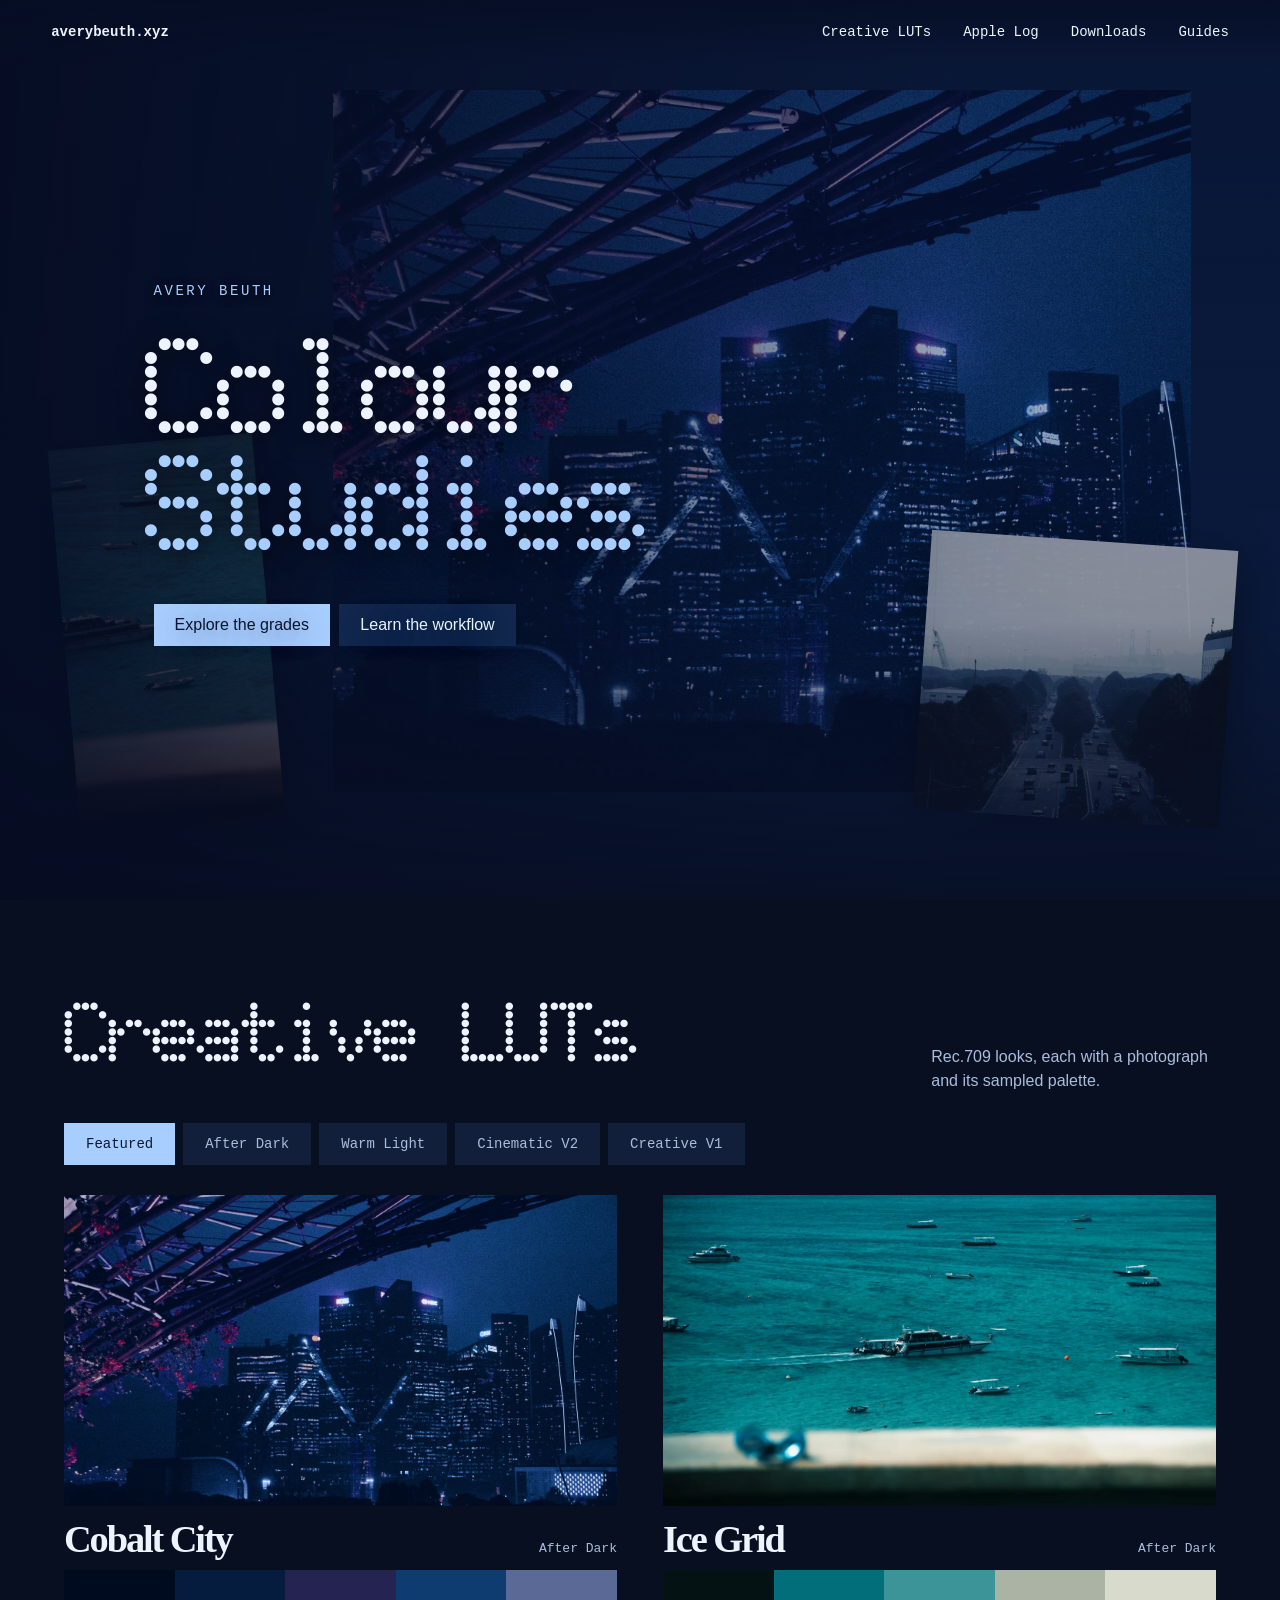
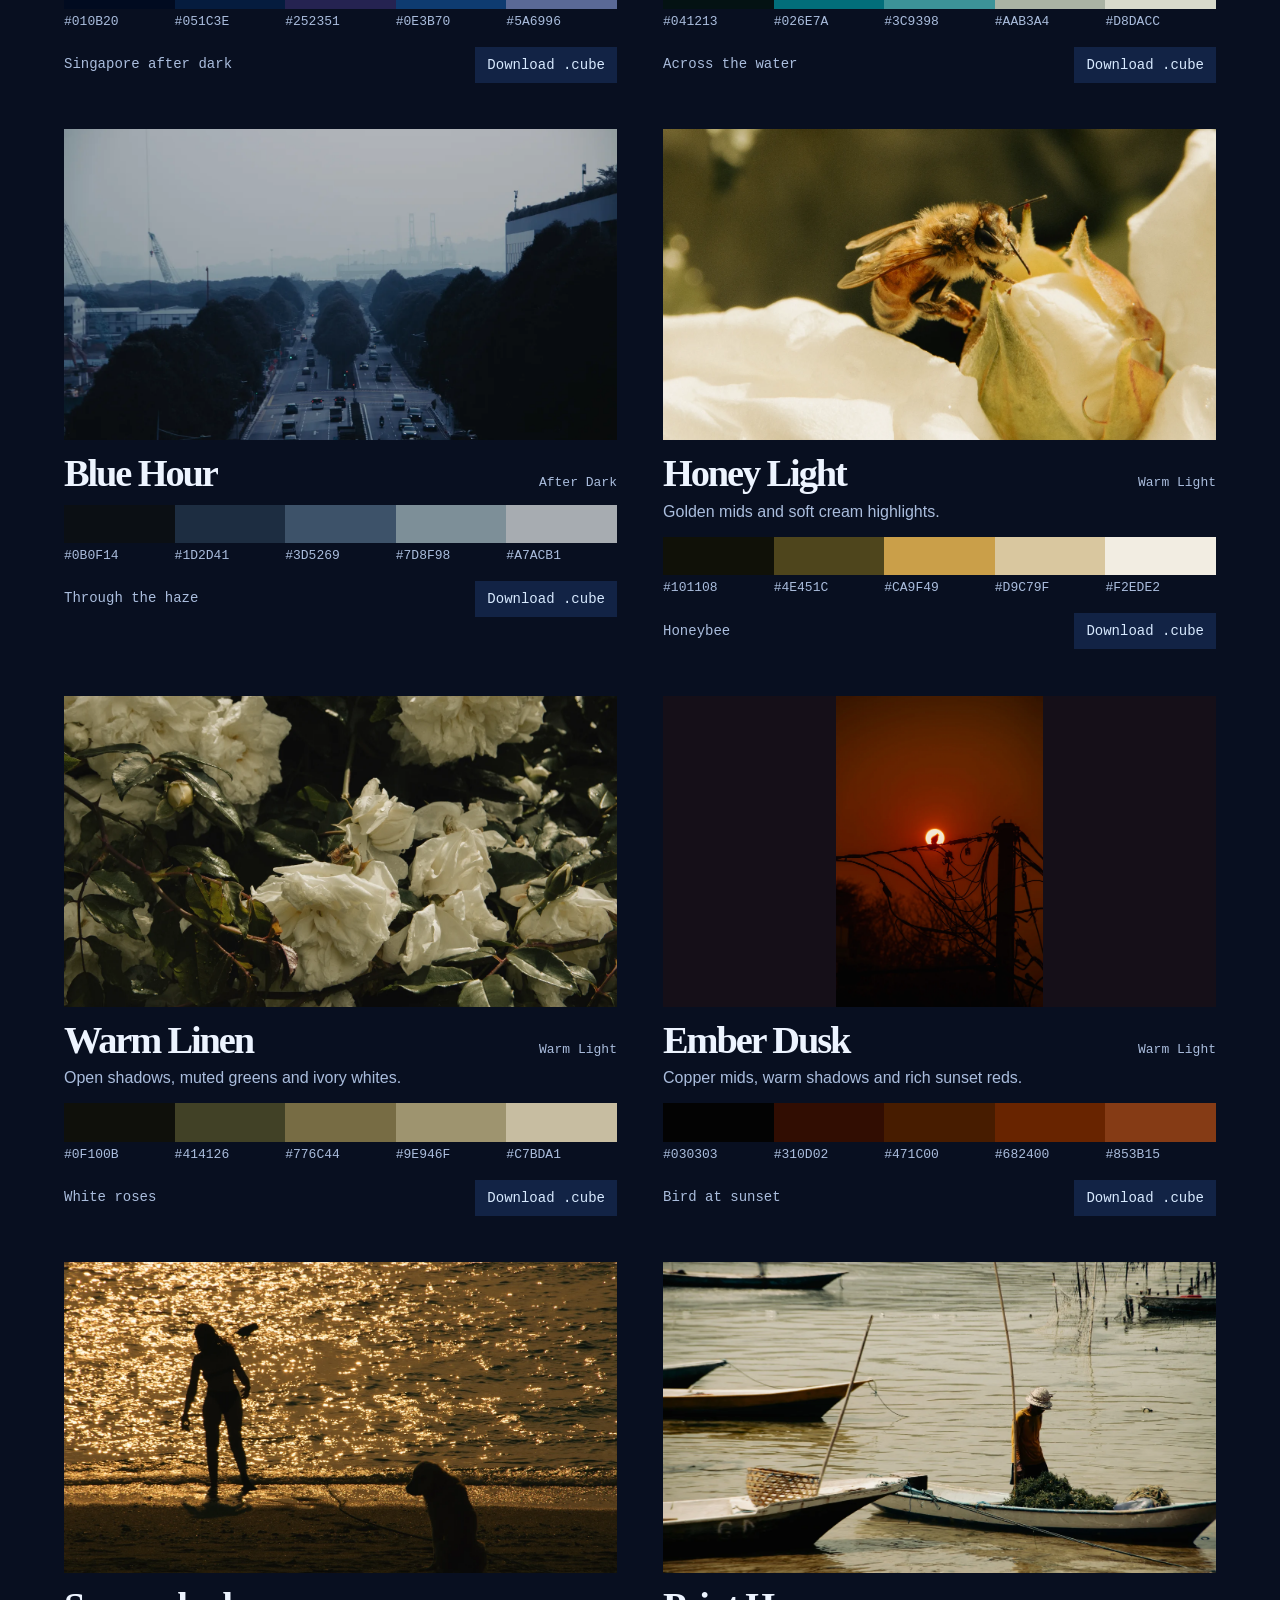
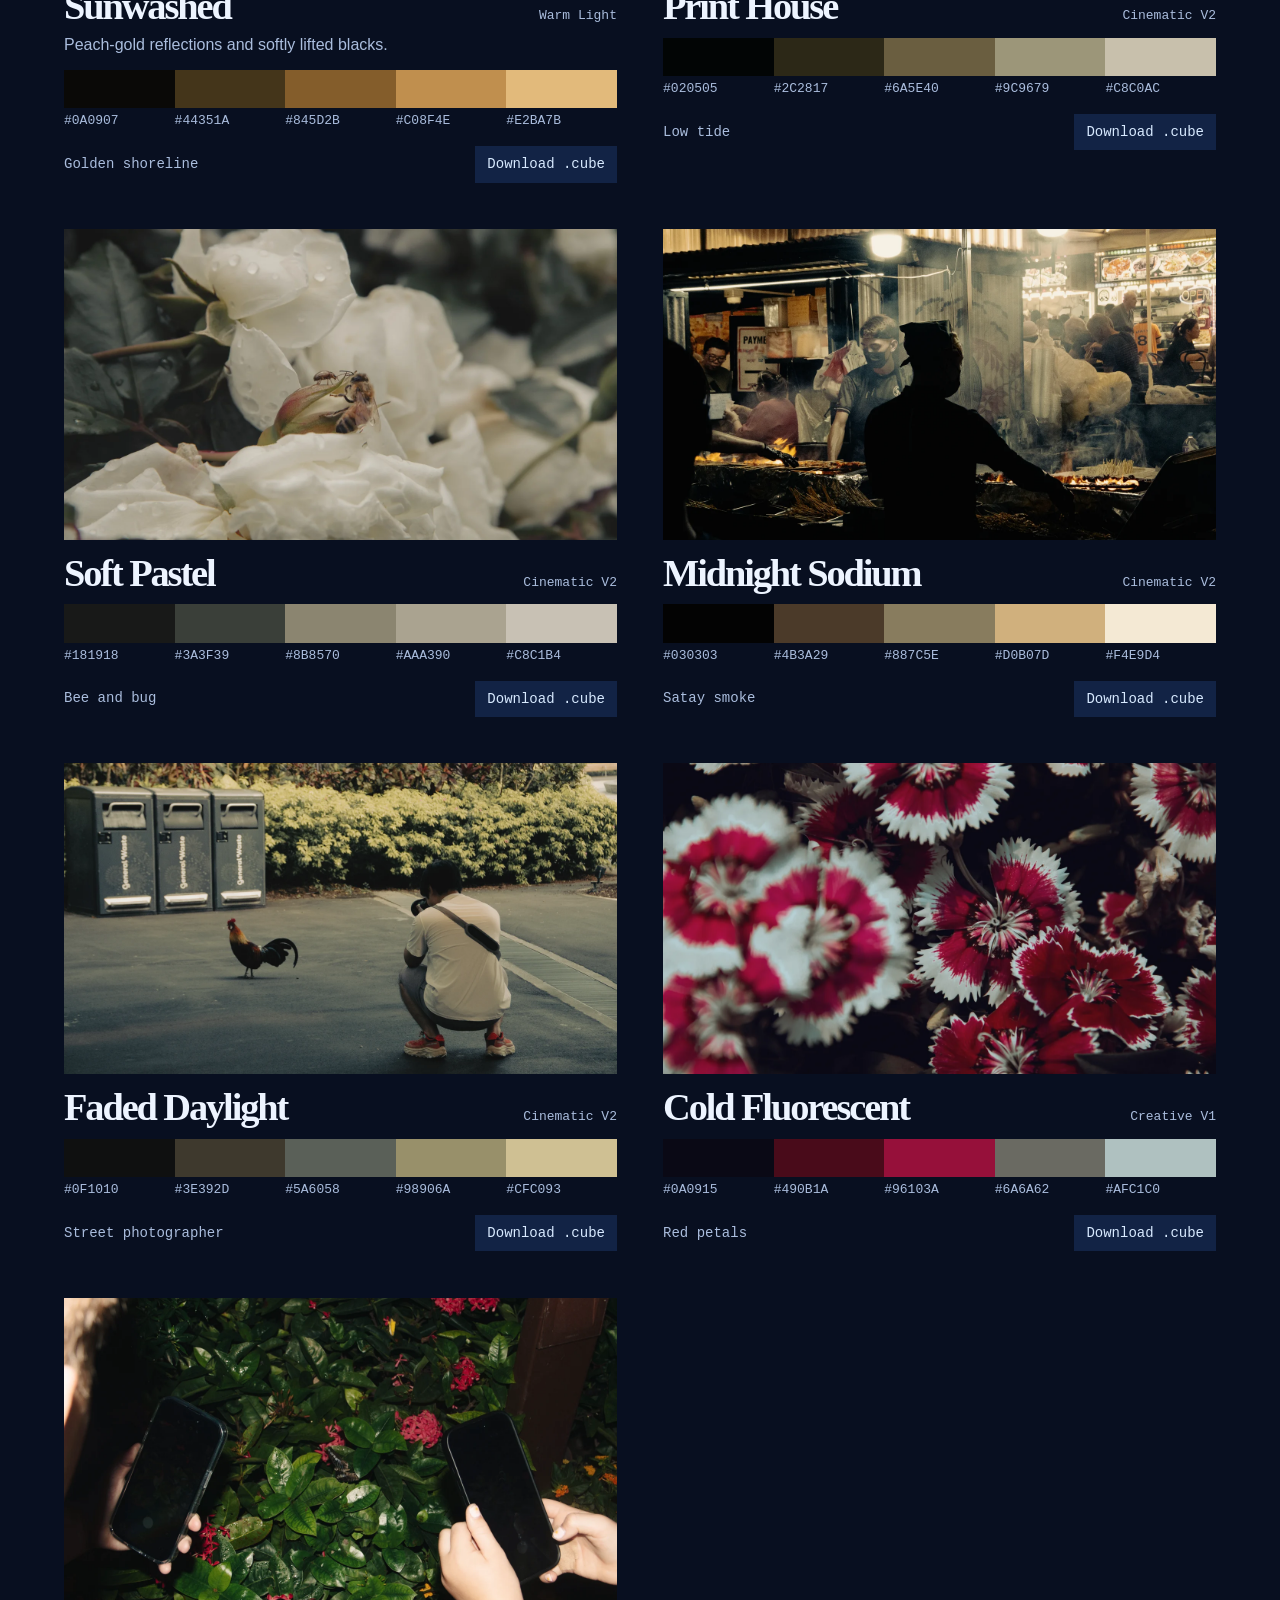
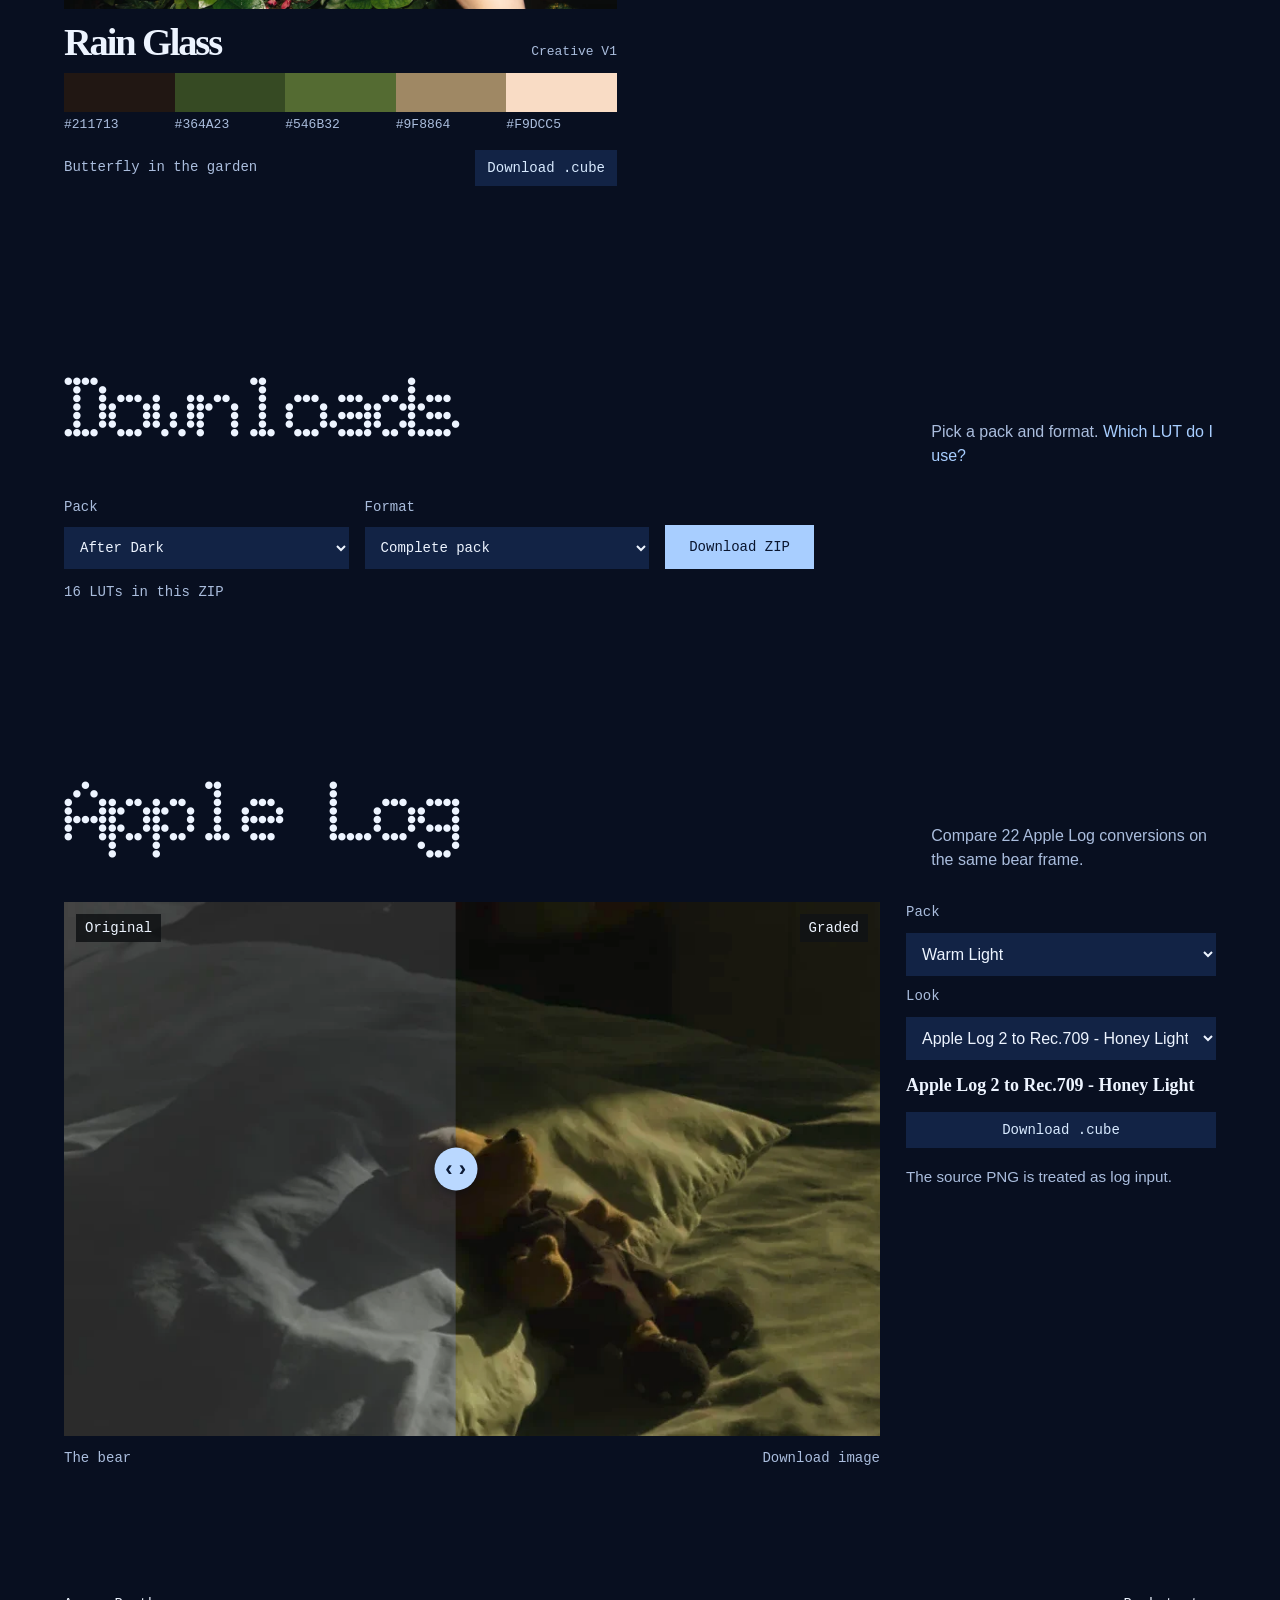
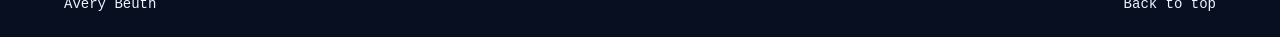
<file: index.html>
<!doctype html>
<html lang="en">
<head>
  <meta charset="utf-8">
  <meta name="viewport" content="width=device-width,initial-scale=1">
  <meta name="theme-color" content="#080f20">
  <meta name="description" content="Cinematic LUTs by Avery Beuth, each shown with a photograph and its colour palette, plus a dedicated Apple Log comparison.">
  <title>Colour Studies — Avery Beuth</title>
  <link rel="icon" href="favicon.png" type="image/png" sizes="64x64">
  <link rel="stylesheet" href="style.css?v=6">
  <script defer src="scenes.js?v=4"></script>
  <script defer src="zip.js?v=1"></script>
  <script defer src="gallery.js?v=5"></script>
</head>
<body>
  <header class="top">
    <a href="https://averybeuth.xyz/">averybeuth.xyz</a>
    <nav aria-label="Page"><a href="#gallery">Creative LUTs</a><a href="#apple-log">Apple Log</a><a href="#downloads">Downloads</a><a href="guides.html">Guides</a></nav>
  </header>
  <main>
    <section class="opening" aria-labelledby="title">
      <div class="depth" aria-hidden="true">
        <img class="plate plate-left" src="images/5-original.webp" alt="">
        <img class="plate plate-right" src="images/2-17.webp" alt="">
        <img class="plate plate-centre" src="images/0-13.webp" alt="" fetchpriority="high">
      </div>
      <div class="opening-copy">
        <p class="byline">Avery Beuth</p>
        <h1 id="title"><span>Colour</span><span>Studies</span></h1>
        <a class="explore" href="#gallery">Explore the grades</a>
        <a class="explore guide-link" href="guides.html">Learn the workflow</a>
      </div>
    </section>
    <section class="gallery" id="gallery" aria-labelledby="gallery-title">
      <div class="gallery-heading">
        <h2 id="gallery-title">Creative LUTs</h2>
        <p>Rec.709 looks, each with a photograph and its sampled palette.</p>
      </div>
      <div id="filters" class="filters" role="group" aria-label="Filter creative LUT packs"></div>
      <div id="cards" class="cards"></div>
    </section>
    <section class="gallery download-section" id="downloads" aria-labelledby="downloads-title">
      <div class="gallery-heading">
        <h2 id="downloads-title">Downloads</h2>
        <p>Pick a pack and format. <a class="inline-guide" href="guides.html#choose">Which LUT do I use?</a></p>
      </div>
      <div class="bundle-controls">
        <label>Pack<select id="bundle-pack"></select></label>
        <label>Format<select id="bundle-format"></select></label>
        <button id="bundle-download" class="cube-download" type="button">Download ZIP</button>
      </div>
      <p id="bundle-status" role="status"></p>
    </section>
    <section class="gallery log-section" id="apple-log" aria-labelledby="log-title">
      <div class="gallery-heading">
        <h2 id="log-title">Apple Log</h2>
        <p>Compare 22 Apple Log conversions on the same bear frame.</p>
      </div>
      <div class="editing">
        <div class="viewer">
          <div class="comparison" id="comparison">
            <img id="base" alt="">
            <img id="grade" alt="" aria-hidden="true">
            <div class="divider" aria-hidden="true"><span>‹ ›</span></div>
            <span class="image-label original">Original</span>
            <span class="image-label graded">Graded</span>
            <input id="split" type="range" min="0" max="100" value="48" aria-label="Before-and-after divider">
          </div>
          <div class="under"><span id="selected-frame"></span><a id="download" download>Download image</a></div>
        </div>
        <aside aria-label="Colour grade">
          <label for="pack">Pack</label>
          <select id="pack"></select>
          <label for="look">Look</label>
          <select id="look"></select>
          <p id="selected-look" class="selected-look"></p>
          <button id="download-log" class="cube-download" type="button">Download .cube</button>
          <p id="format">The source PNG is treated as log input.</p>
          <p id="status" role="status"></p>
        </aside>
      </div>
    </section>
  </main>
  <footer><a href="https://averybeuth.xyz/">Avery Beuth</a><a href="#title">Back to top</a></footer>
</body>
</html>
</file>
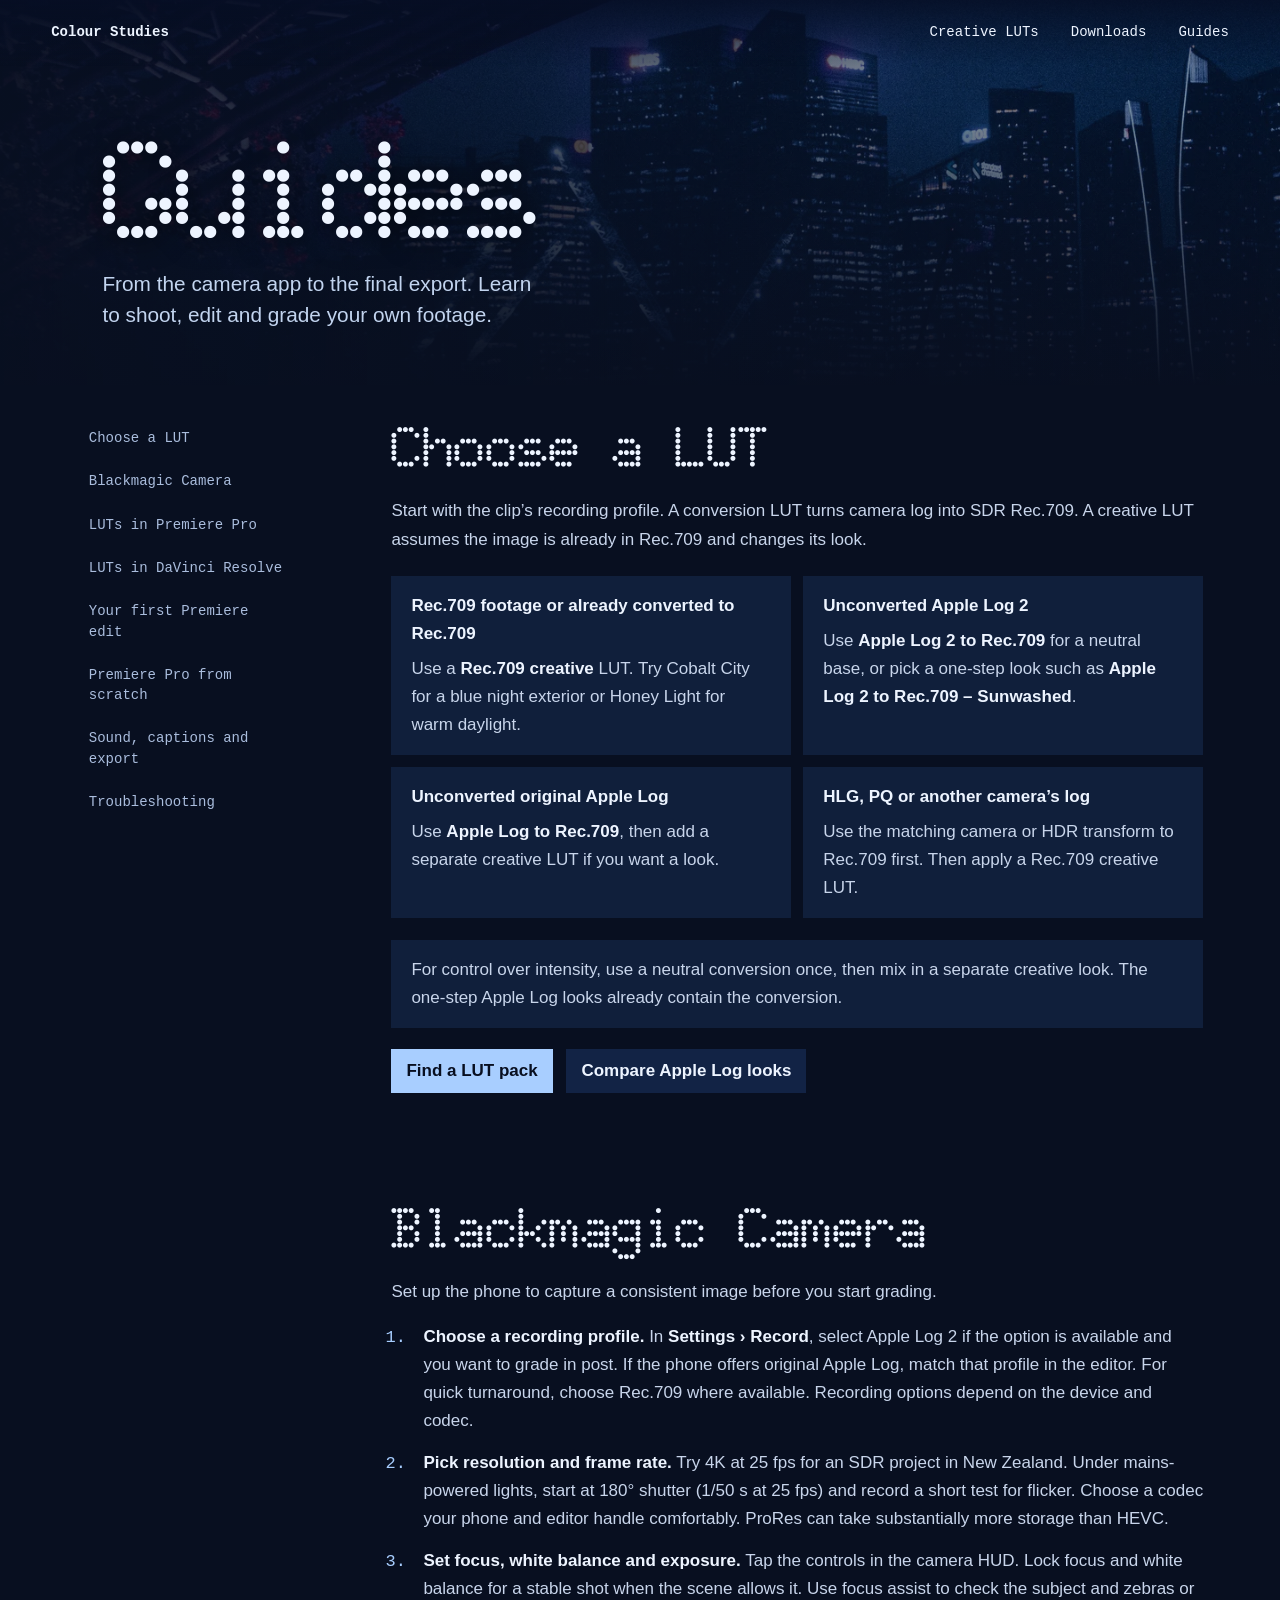
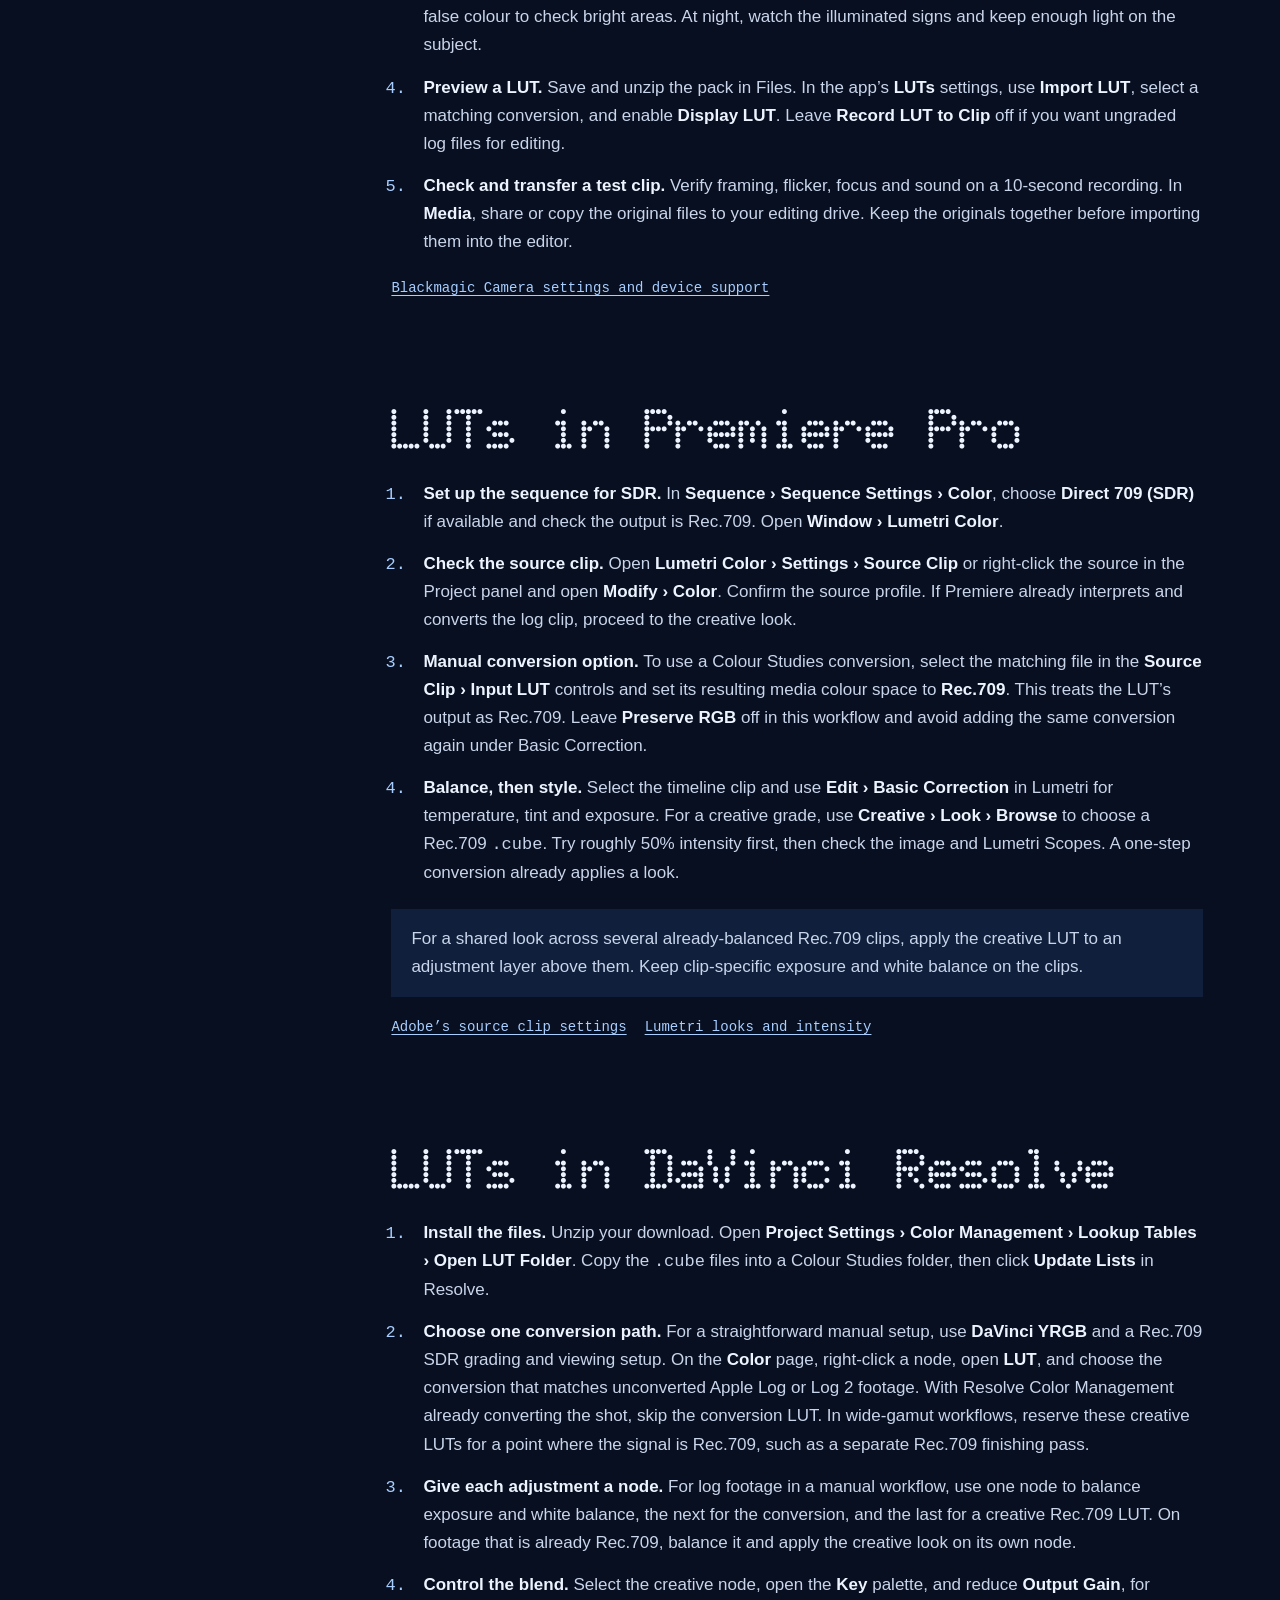
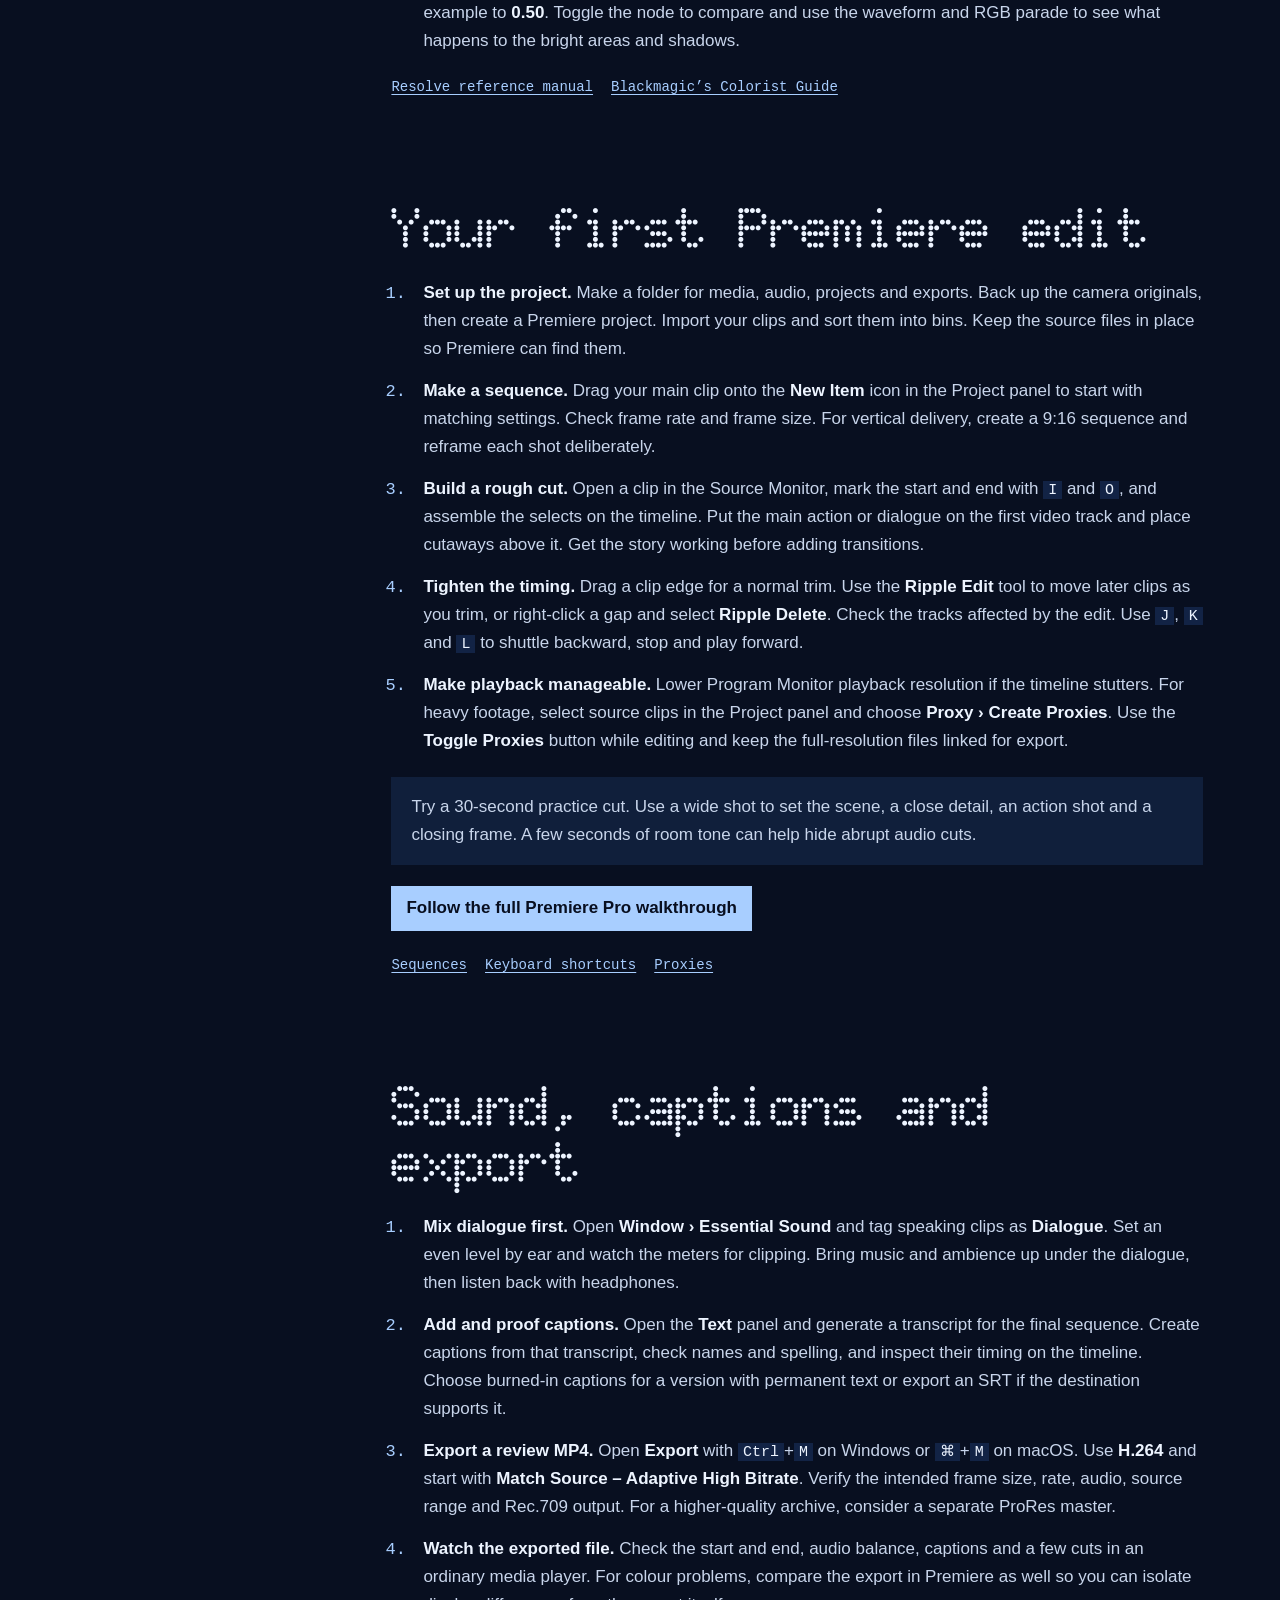
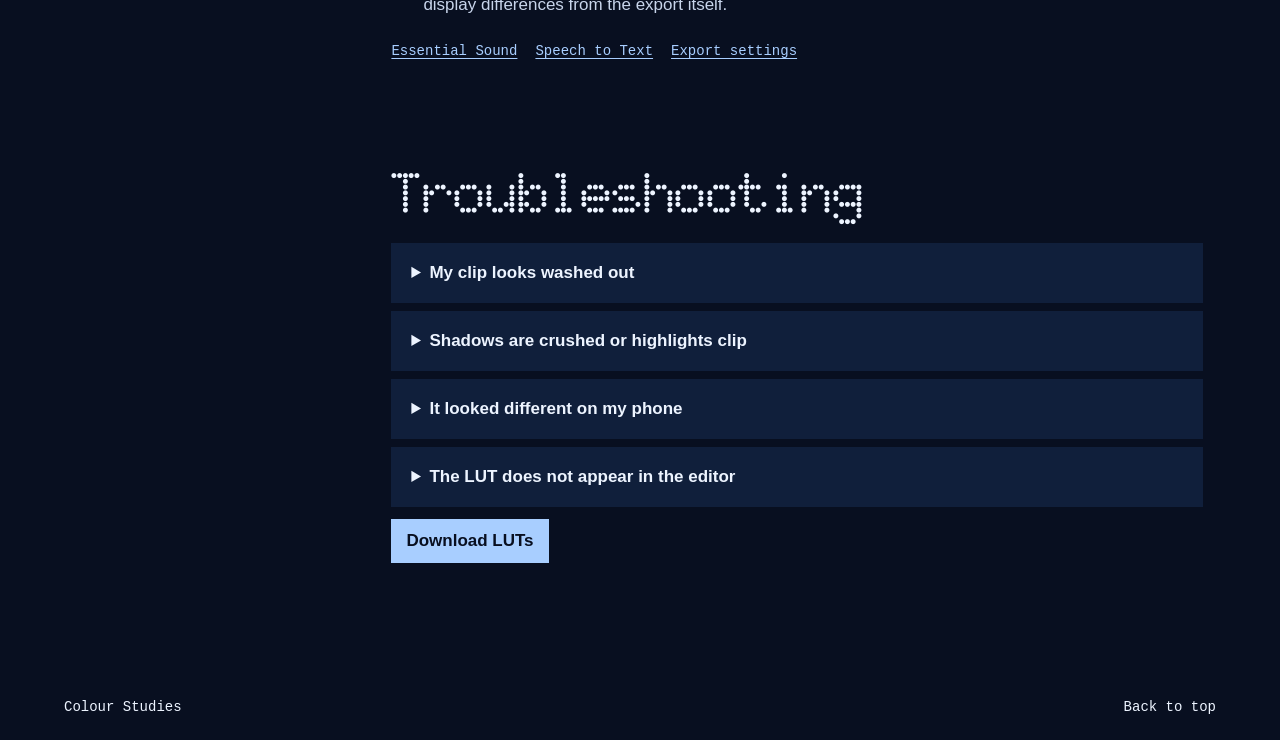
<file: guides.html>
<!doctype html>
<html lang="en">
<head>
  <meta charset="utf-8">
  <meta name="viewport" content="width=device-width,initial-scale=1">
  <meta name="theme-color" content="#080f20">
  <meta name="description" content="Learn to shoot with Blackmagic Camera, grade with Colour Studies LUTs, and edit and export in Premiere Pro and DaVinci Resolve.">
  <title>Guides — Colour Studies</title>
  <link rel="icon" href="favicon.png" type="image/png" sizes="64x64">
  <link rel="stylesheet" href="style.css?v=6">
  <link rel="stylesheet" href="guides.css">
</head>
<body class="guide-page">
  <header class="top">
    <a href="./">Colour Studies</a>
    <nav aria-label="Site"><a href="./#gallery">Creative LUTs</a><a href="./#downloads">Downloads</a><a href="guides.html" aria-current="page">Guides</a></nav>
  </header>
  <main>
    <section class="guide-opening" aria-labelledby="page-title">
      <img src="images/0-13.webp" alt="" fetchpriority="high">
      <div>
        <h1 id="page-title">Guides</h1>
        <p>From the camera app to the final export. Learn to shoot, edit and grade your own footage.</p>
      </div>
    </section>
    <div class="guide-layout">
      <nav class="guide-index" aria-label="On this page">
        <a href="#choose">Choose a LUT</a>
        <a href="#camera">Blackmagic Camera</a>
        <a href="#premiere-luts">LUTs in Premiere Pro</a>
        <a href="#resolve-luts">LUTs in DaVinci Resolve</a>
        <a href="#premiere-edit">Your first Premiere edit</a>
        <a href="premiere.html">Premiere Pro from scratch</a>
        <a href="#premiere-finish">Sound, captions and export</a>
        <a href="#fixes">Troubleshooting</a>
      </nav>
      <div class="guide-content">
        <article id="choose" aria-labelledby="choose-title">
          <h2 id="choose-title">Choose a LUT</h2>
          <p>Start with the clip’s recording profile. A conversion LUT turns camera log into SDR Rec.709. A creative LUT assumes the image is already in Rec.709 and changes its look.</p>
          <dl class="lut-choice">
            <div><dt>Rec.709 footage or already converted to Rec.709</dt><dd>Use a <strong>Rec.709 creative</strong> LUT. Try Cobalt City for a blue night exterior or Honey Light for warm daylight.</dd></div>
            <div><dt>Unconverted Apple Log 2</dt><dd>Use <strong>Apple Log 2 to Rec.709</strong> for a neutral base, or pick a one-step look such as <strong>Apple Log 2 to Rec.709 – Sunwashed</strong>.</dd></div>
            <div><dt>Unconverted original Apple Log</dt><dd>Use <strong>Apple Log to Rec.709</strong>, then add a separate creative LUT if you want a look.</dd></div>
            <div><dt>HLG, PQ or another camera’s log</dt><dd>Use the matching camera or HDR transform to Rec.709 first. Then apply a Rec.709 creative LUT.</dd></div>
          </dl>
          <p class="guide-note">For control over intensity, use a neutral conversion once, then mix in a separate creative look. The one-step Apple Log looks already contain the conversion.</p>
          <p><a class="guide-action" href="./#downloads">Find a LUT pack</a> <a class="guide-action secondary" href="./#apple-log">Compare Apple Log looks</a></p>
        </article>
        <article id="camera" aria-labelledby="camera-title">
          <h2 id="camera-title">Blackmagic Camera</h2>
          <p>Set up the phone to capture a consistent image before you start grading.</p>
          <ol>
            <li><strong>Choose a recording profile.</strong> In <b>Settings › Record</b>, select Apple Log 2 if the option is available and you want to grade in post. If the phone offers original Apple Log, match that profile in the editor. For quick turnaround, choose Rec.709 where available. Recording options depend on the device and codec.</li>
            <li><strong>Pick resolution and frame rate.</strong> Try 4K at 25 fps for an SDR project in New Zealand. Under mains-powered lights, start at 180° shutter (1/50 s at 25 fps) and record a short test for flicker. Choose a codec your phone and editor handle comfortably. ProRes can take substantially more storage than HEVC.</li>
            <li><strong>Set focus, white balance and exposure.</strong> Tap the controls in the camera HUD. Lock focus and white balance for a stable shot when the scene allows it. Use focus assist to check the subject and zebras or false colour to check bright areas. At night, watch the illuminated signs and keep enough light on the subject.</li>
            <li><strong>Preview a LUT.</strong> Save and unzip the pack in Files. In the app’s <b>LUTs</b> settings, use <b>Import LUT</b>, select a matching conversion, and enable <b>Display LUT</b>. Leave <b>Record LUT to Clip</b> off if you want ungraded log files for editing.</li>
            <li><strong>Check and transfer a test clip.</strong> Verify framing, flicker, focus and sound on a 10-second recording. In <b>Media</b>, share or copy the original files to your editing drive. Keep the originals together before importing them into the editor.</li>
          </ol>
          <p class="guide-sources"><a href="https://www.blackmagicdesign.com/products/blackmagiccamera/techspecs">Blackmagic Camera settings and device support</a></p>
        </article>
        <article id="premiere-luts" aria-labelledby="premiere-luts-title">
          <h2 id="premiere-luts-title">LUTs in Premiere Pro</h2>
          <ol>
            <li><strong>Set up the sequence for SDR.</strong> In <b>Sequence › Sequence Settings › Color</b>, choose <b>Direct 709 (SDR)</b> if available and check the output is Rec.709. Open <b>Window › Lumetri Color</b>.</li>
            <li><strong>Check the source clip.</strong> Open <b>Lumetri Color › Settings › Source Clip</b> or right-click the source in the Project panel and open <b>Modify › Color</b>. Confirm the source profile. If Premiere already interprets and converts the log clip, proceed to the creative look.</li>
            <li><strong>Manual conversion option.</strong> To use a Colour Studies conversion, select the matching file in the <b>Source Clip › Input LUT</b> controls and set its resulting media colour space to <b>Rec.709</b>. This treats the LUT’s output as Rec.709. Leave <b>Preserve RGB</b> off in this workflow and avoid adding the same conversion again under Basic Correction.</li>
            <li><strong>Balance, then style.</strong> Select the timeline clip and use <b>Edit › Basic Correction</b> in Lumetri for temperature, tint and exposure. For a creative grade, use <b>Creative › Look › Browse</b> to choose a Rec.709 <code>.cube</code>. Try roughly 50% intensity first, then check the image and Lumetri Scopes. A one-step conversion already applies a look.</li>
          </ol>
          <p class="guide-note">For a shared look across several already-balanced Rec.709 clips, apply the creative LUT to an adjustment layer above them. Keep clip-specific exposure and white balance on the clips.</p>
          <p class="guide-sources"><a href="https://helpx.adobe.com/premiere/desktop/correct-color/set-up-color-management/color-management-using-clip-modify.html">Adobe’s source clip settings</a><a href="https://helpx.adobe.com/premiere/desktop/correct-color/add-color-effects/apply-lumetri-looks.html">Lumetri looks and intensity</a></p>
        </article>
        <article id="resolve-luts" aria-labelledby="resolve-title">
          <h2 id="resolve-title">LUTs in DaVinci Resolve</h2>
          <ol>
            <li><strong>Install the files.</strong> Unzip your download. Open <b>Project Settings › Color Management › Lookup Tables › Open LUT Folder</b>. Copy the <code>.cube</code> files into a Colour Studies folder, then click <b>Update Lists</b> in Resolve.</li>
            <li><strong>Choose one conversion path.</strong> For a straightforward manual setup, use <b>DaVinci YRGB</b> and a Rec.709 SDR grading and viewing setup. On the <b>Color</b> page, right-click a node, open <b>LUT</b>, and choose the conversion that matches unconverted Apple Log or Log 2 footage. With Resolve Color Management already converting the shot, skip the conversion LUT. In wide-gamut workflows, reserve these creative LUTs for a point where the signal is Rec.709, such as a separate Rec.709 finishing pass.</li>
            <li><strong>Give each adjustment a node.</strong> For log footage in a manual workflow, use one node to balance exposure and white balance, the next for the conversion, and the last for a creative Rec.709 LUT. On footage that is already Rec.709, balance it and apply the creative look on its own node.</li>
            <li><strong>Control the blend.</strong> Select the creative node, open the <b>Key</b> palette, and reduce <b>Output Gain</b>, for example to <b>0.50</b>. Toggle the node to compare and use the waveform and RGB parade to see what happens to the bright areas and shadows.</li>
          </ol>
          <p class="guide-sources"><a href="https://documents.blackmagicdesign.com/UserManuals/DaVinciResolveReferenceManual.pdf">Resolve reference manual</a><a href="https://documents.blackmagicdesign.com/UserManuals/DaVinci-Resolve-20-Colorist-Guide.pdf">Blackmagic’s Colorist Guide</a></p>
        </article>
        <article id="premiere-edit" aria-labelledby="edit-title">
          <h2 id="edit-title">Your first Premiere edit</h2>
          <ol>
            <li><strong>Set up the project.</strong> Make a folder for media, audio, projects and exports. Back up the camera originals, then create a Premiere project. Import your clips and sort them into bins. Keep the source files in place so Premiere can find them.</li>
            <li><strong>Make a sequence.</strong> Drag your main clip onto the <b>New Item</b> icon in the Project panel to start with matching settings. Check frame rate and frame size. For vertical delivery, create a 9:16 sequence and reframe each shot deliberately.</li>
            <li><strong>Build a rough cut.</strong> Open a clip in the Source Monitor, mark the start and end with <kbd>I</kbd> and <kbd>O</kbd>, and assemble the selects on the timeline. Put the main action or dialogue on the first video track and place cutaways above it. Get the story working before adding transitions.</li>
            <li><strong>Tighten the timing.</strong> Drag a clip edge for a normal trim. Use the <b>Ripple Edit</b> tool to move later clips as you trim, or right-click a gap and select <b>Ripple Delete</b>. Check the tracks affected by the edit. Use <kbd>J</kbd>, <kbd>K</kbd> and <kbd>L</kbd> to shuttle backward, stop and play forward.</li>
            <li><strong>Make playback manageable.</strong> Lower Program Monitor playback resolution if the timeline stutters. For heavy footage, select source clips in the Project panel and choose <b>Proxy › Create Proxies</b>. Use the <b>Toggle Proxies</b> button while editing and keep the full-resolution files linked for export.</li>
          </ol>
          <p class="guide-note">Try a 30-second practice cut. Use a wide shot to set the scene, a close detail, an action shot and a closing frame. A few seconds of room tone can help hide abrupt audio cuts.</p>
          <p><a class="guide-action" href="premiere.html">Follow the full Premiere Pro walkthrough</a></p>
          <p class="guide-sources"><a href="https://helpx.adobe.com/premiere/desktop/edit-projects/change-clip-sequence/create-a-sequence.html">Sequences</a><a href="https://helpx.adobe.com/premiere/desktop/get-started/keyboard-shortcuts/default-keyboard-shortcuts.html">Keyboard shortcuts</a><a href="https://helpx.adobe.com/premiere/desktop/organize-media/ingest-proxy-workflow/create-proxies.html">Proxies</a></p>
        </article>
        <article id="premiere-finish" aria-labelledby="finish-title">
          <h2 id="finish-title">Sound, captions and export</h2>
          <ol>
            <li><strong>Mix dialogue first.</strong> Open <b>Window › Essential Sound</b> and tag speaking clips as <b>Dialogue</b>. Set an even level by ear and watch the meters for clipping. Bring music and ambience up under the dialogue, then listen back with headphones.</li>
            <li><strong>Add and proof captions.</strong> Open the <b>Text</b> panel and generate a transcript for the final sequence. Create captions from that transcript, check names and spelling, and inspect their timing on the timeline. Choose burned-in captions for a version with permanent text or export an SRT if the destination supports it.</li>
            <li><strong>Export a review MP4.</strong> Open <b>Export</b> with <kbd>Ctrl</kbd>+<kbd>M</kbd> on Windows or <kbd>⌘</kbd>+<kbd>M</kbd> on macOS. Use <b>H.264</b> and start with <b>Match Source – Adaptive High Bitrate</b>. Verify the intended frame size, rate, audio, source range and Rec.709 output. For a higher-quality archive, consider a separate ProRes master.</li>
            <li><strong>Watch the exported file.</strong> Check the start and end, audio balance, captions and a few cuts in an ordinary media player. For colour problems, compare the export in Premiere as well so you can isolate display differences from the export itself.</li>
          </ol>
          <p class="guide-sources"><a href="https://helpx.adobe.com/uk/premiere/desktop/add-audio-effects/adjust-volume-and-levels/audio-editing-with-essential-sound-panel.html">Essential Sound</a><a href="https://helpx.adobe.com/premiere/desktop/add-text-images/insert-captions/auto-transcribe-video-using-speech-to-text.html">Speech to Text</a><a href="https://helpx.adobe.com/premiere/desktop/render-and-export/export-files/basic-video-settings.html">Export settings</a></p>
        </article>
        <article id="fixes" aria-labelledby="fixes-title">
          <h2 id="fixes-title">Troubleshooting</h2>
          <details><summary>My clip looks washed out</summary><p>Confirm its recording profile. If the image is still log, enable the matching colour-management transform or apply the matching conversion LUT. A creative Rec.709 LUT on its own expects a normalized image.</p></details>
          <details><summary>Shadows are crushed or highlights clip</summary><p>Bypass the LUT and check whether the editor already converted the clip. A duplicate input conversion or a mismatch between Log and Log 2 can cause a big contrast or colour change. For a creative look, try less intensity and check the waveform.</p></details>
          <details><summary>It looked different on my phone</summary><p>Check which LUT you used for monitoring and whether it was recorded to the clip. Also confirm the clip and sequence colour-space settings. A monitor preview and the final grade may use different transforms.</p></details>
          <details><summary>The LUT does not appear in the editor</summary><p>Unzip the download and select a <code>.cube</code> file. In Resolve use <b>Update Lists</b> after copying it. In Premiere use <b>Browse</b> in the appropriate Lumetri menu.</p></details>
          <p><a class="guide-action" href="./#downloads">Download LUTs</a></p>
        </article>
      </div>
    </div>
  </main>
  <footer><a href="./">Colour Studies</a><a href="#page-title">Back to top</a></footer>
</body>
</html>
</file>
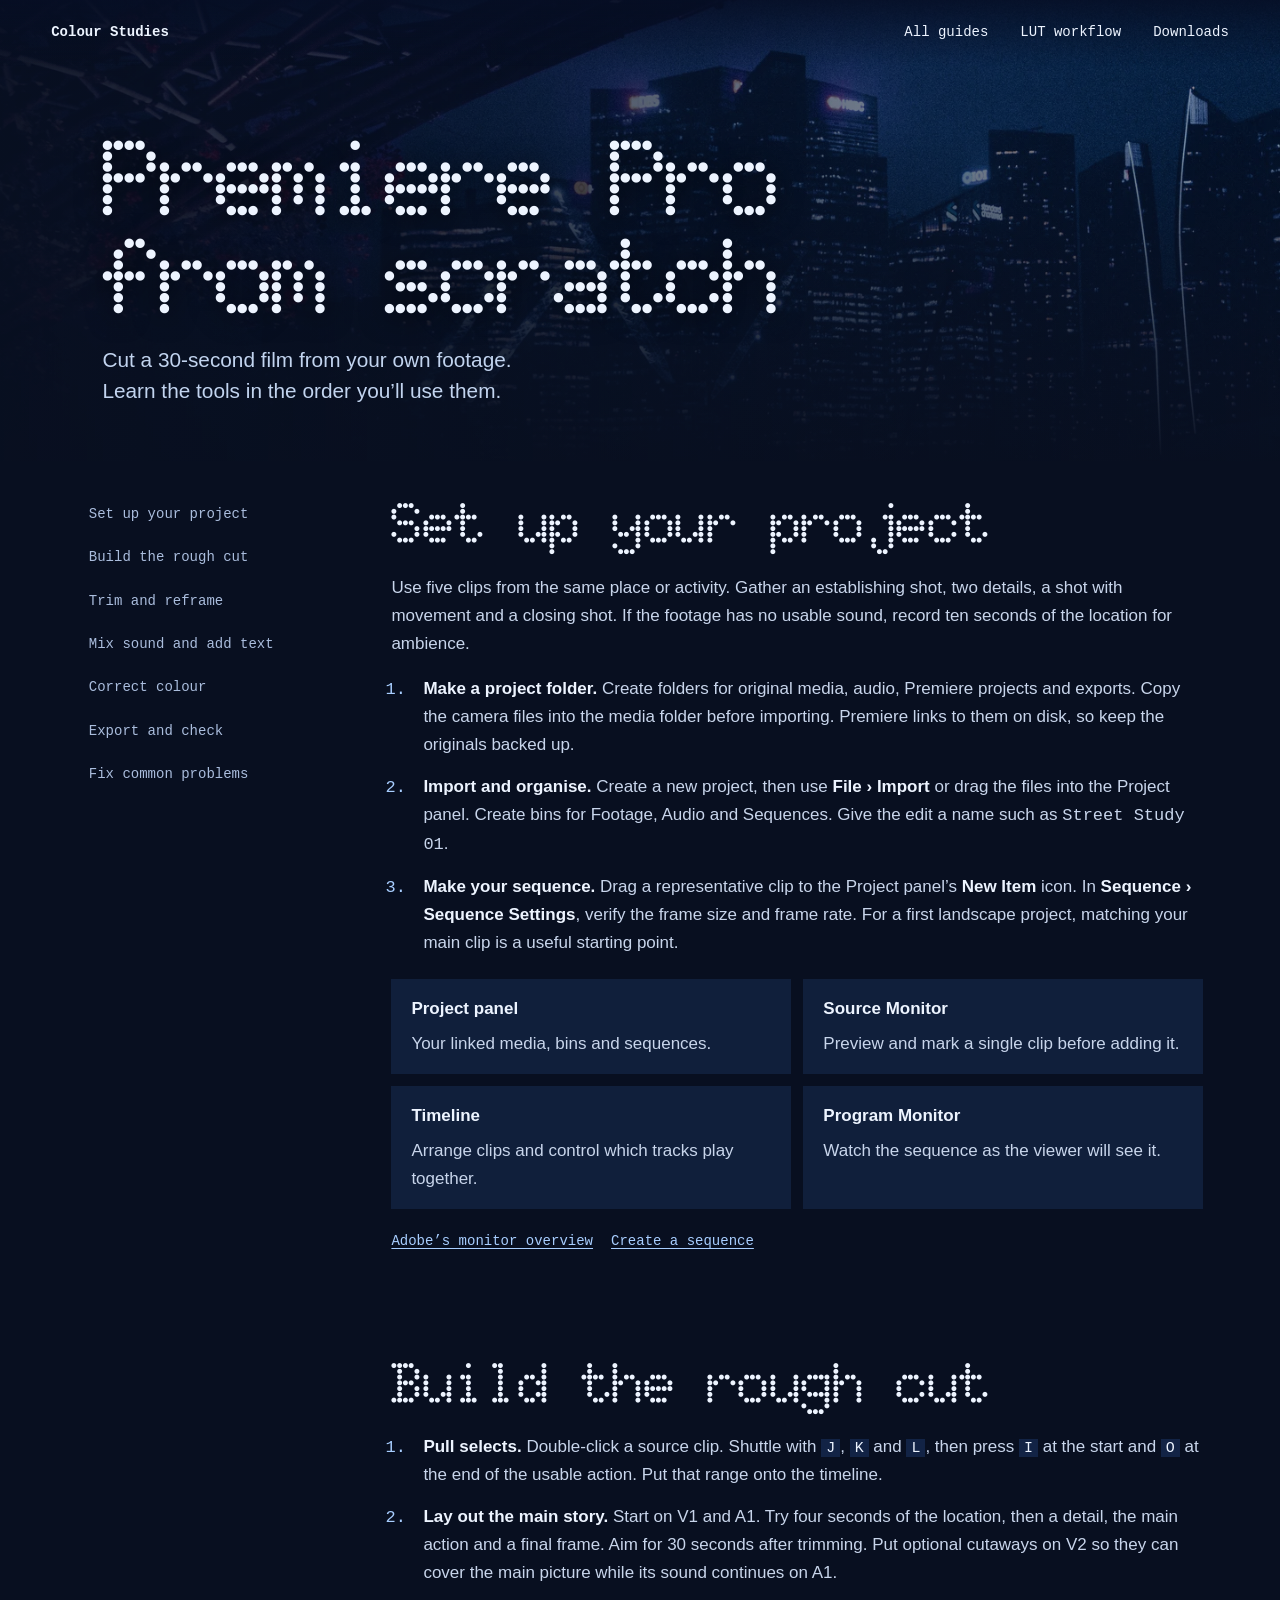
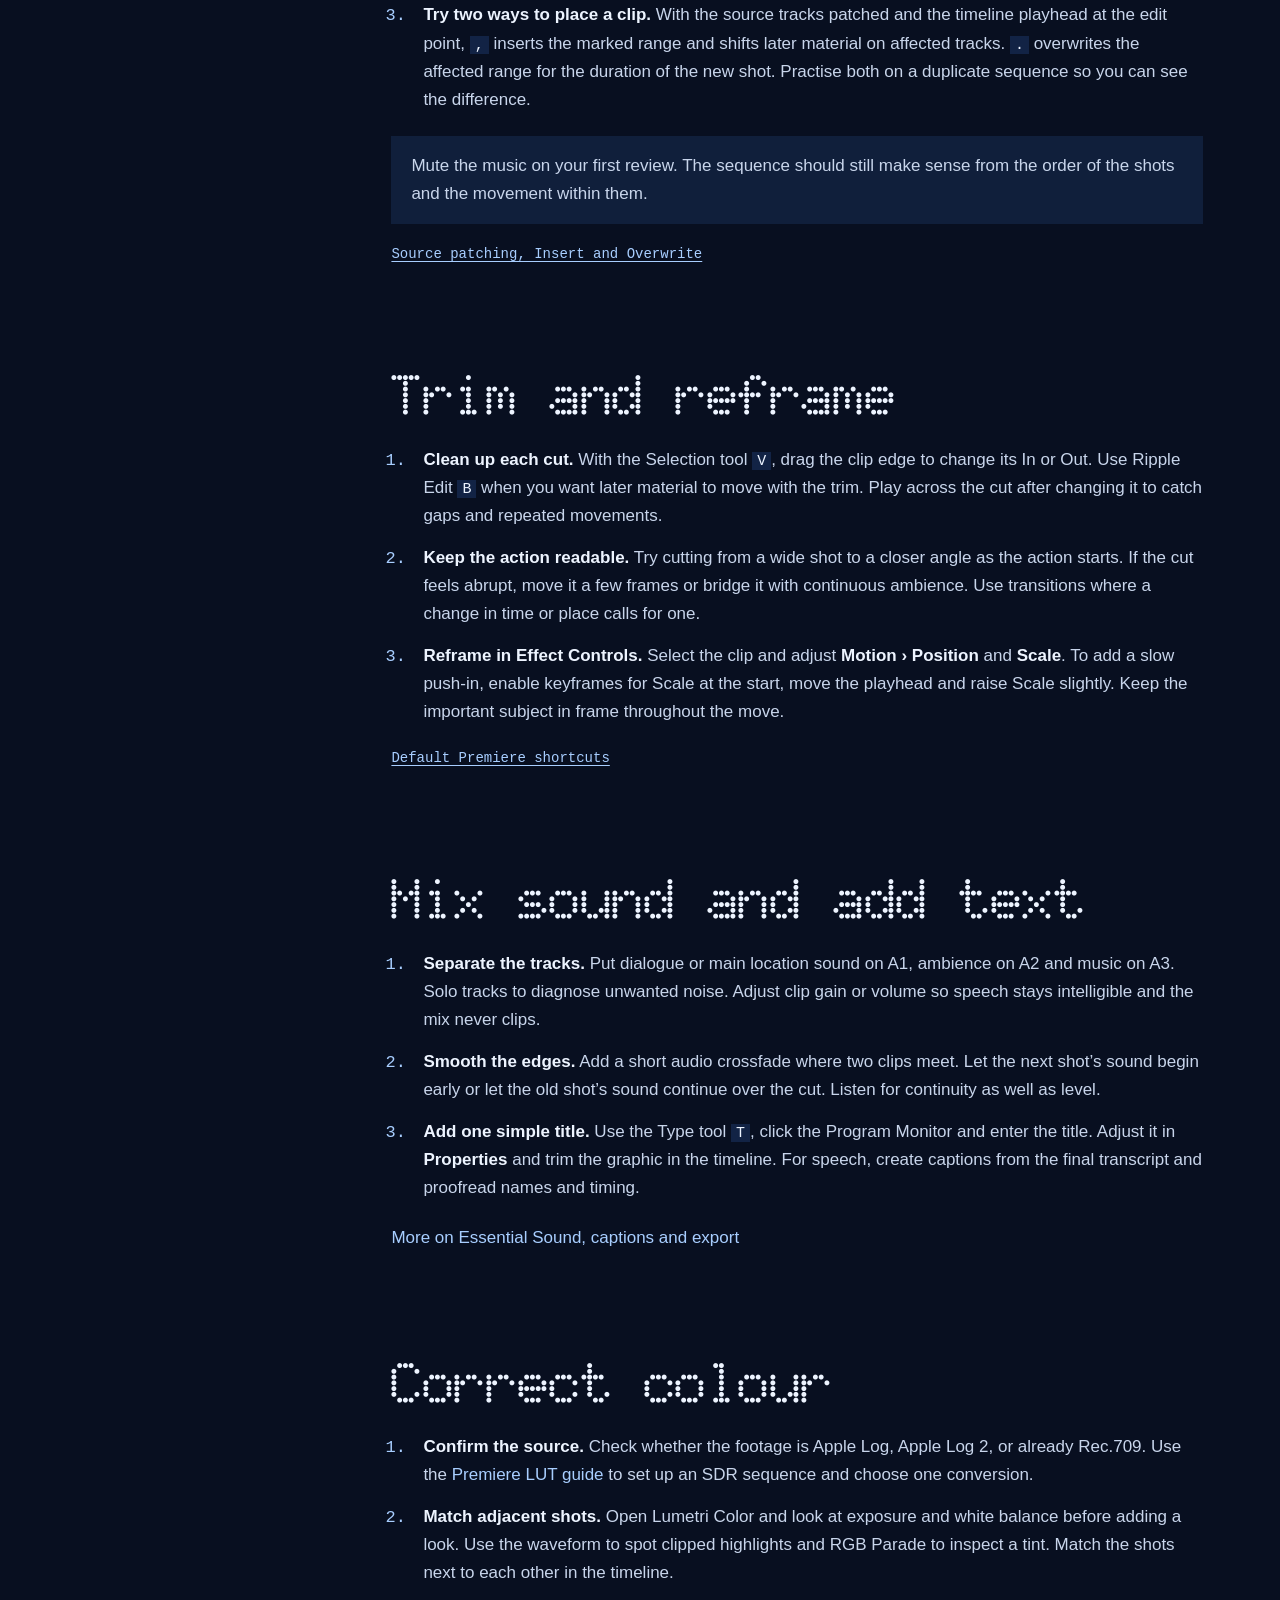
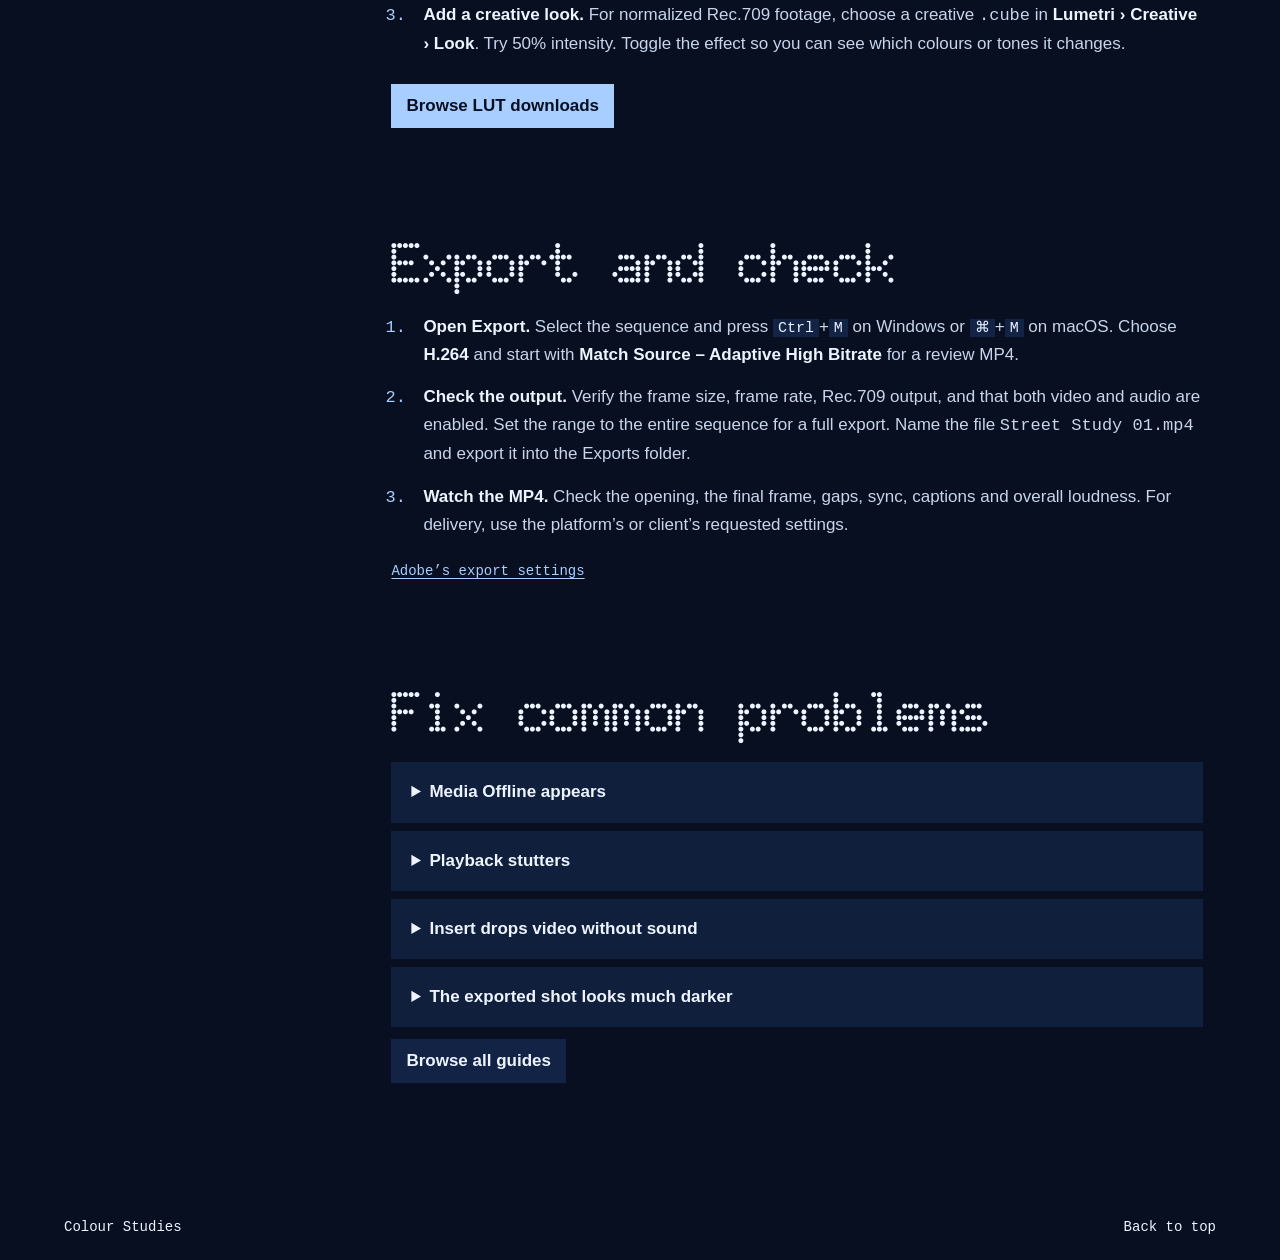
<file: premiere.html>
<!doctype html>
<html lang="en">
<head>
  <meta charset="utf-8">
  <meta name="viewport" content="width=device-width,initial-scale=1">
  <meta name="theme-color" content="#080f20">
  <meta name="description" content="A hands-on Premiere Pro beginner guide. Make a 30-second edit from raw footage to a finished MP4.">
  <title>Premiere Pro from Scratch — Colour Studies</title>
  <link rel="icon" href="favicon.png" type="image/png" sizes="64x64">
  <link rel="stylesheet" href="style.css?v=6">
  <link rel="stylesheet" href="guides.css?v=2">
</head>
<body class="guide-page">
  <header class="top">
    <a href="./">Colour Studies</a>
    <nav aria-label="Site"><a href="guides.html">All guides</a><a href="guides.html#premiere-luts">LUT workflow</a><a href="./#downloads">Downloads</a></nav>
  </header>
  <main>
    <section class="guide-opening premiere-opening" aria-labelledby="page-title">
      <img src="images/0-13.webp" alt="" fetchpriority="high">
      <div>
        <h1 id="page-title">Premiere Pro<br>from scratch</h1>
        <p>Cut a 30-second film from your own footage. Learn the tools in the order you’ll use them.</p>
      </div>
    </section>
    <div class="guide-layout">
      <nav class="guide-index" aria-label="On this page">
        <a href="#setup">Set up your project</a>
        <a href="#assemble">Build the rough cut</a>
        <a href="#trim">Trim and reframe</a>
        <a href="#sound">Mix sound and add text</a>
        <a href="#colour">Correct colour</a>
        <a href="#export">Export and check</a>
        <a href="#rescue">Fix common problems</a>
      </nav>
      <div class="guide-content">
        <article id="setup" aria-labelledby="setup-title">
          <h2 id="setup-title">Set up your project</h2>
          <p>Use five clips from the same place or activity. Gather an establishing shot, two details, a shot with movement and a closing shot. If the footage has no usable sound, record ten seconds of the location for ambience.</p>
          <ol>
            <li><strong>Make a project folder.</strong> Create folders for original media, audio, Premiere projects and exports. Copy the camera files into the media folder before importing. Premiere links to them on disk, so keep the originals backed up.</li>
            <li><strong>Import and organise.</strong> Create a new project, then use <b>File › Import</b> or drag the files into the Project panel. Create bins for Footage, Audio and Sequences. Give the edit a name such as <code>Street Study 01</code>.</li>
            <li><strong>Make your sequence.</strong> Drag a representative clip to the Project panel’s <b>New Item</b> icon. In <b>Sequence › Sequence Settings</b>, verify the frame size and frame rate. For a first landscape project, matching your main clip is a useful starting point.</li>
          </ol>
          <dl class="lut-choice">
            <div><dt>Project panel</dt><dd>Your linked media, bins and sequences.</dd></div>
            <div><dt>Source Monitor</dt><dd>Preview and mark a single clip before adding it.</dd></div>
            <div><dt>Timeline</dt><dd>Arrange clips and control which tracks play together.</dd></div>
            <div><dt>Program Monitor</dt><dd>Watch the sequence as the viewer will see it.</dd></div>
          </dl>
          <p class="guide-sources"><a href="https://helpx.adobe.com/premiere/desktop/get-started/source-and-program-monitor-adjustments/about-source-monitor-and-program-monitor.html">Adobe’s monitor overview</a><a href="https://helpx.adobe.com/premiere/desktop/edit-projects/change-clip-sequence/create-a-sequence.html">Create a sequence</a></p>
        </article>
        <article id="assemble" aria-labelledby="assemble-title">
          <h2 id="assemble-title">Build the rough cut</h2>
          <ol>
            <li><strong>Pull selects.</strong> Double-click a source clip. Shuttle with <kbd>J</kbd>, <kbd>K</kbd> and <kbd>L</kbd>, then press <kbd>I</kbd> at the start and <kbd>O</kbd> at the end of the usable action. Put that range onto the timeline.</li>
            <li><strong>Lay out the main story.</strong> Start on V1 and A1. Try four seconds of the location, then a detail, the main action and a final frame. Aim for 30 seconds after trimming. Put optional cutaways on V2 so they can cover the main picture while its sound continues on A1.</li>
            <li><strong>Try two ways to place a clip.</strong> With the source tracks patched and the timeline playhead at the edit point, <kbd>,</kbd> inserts the marked range and shifts later material on affected tracks. <kbd>.</kbd> overwrites the affected range for the duration of the new shot. Practise both on a duplicate sequence so you can see the difference.</li>
          </ol>
          <p class="guide-note">Mute the music on your first review. The sequence should still make sense from the order of the shots and the movement within them.</p>
          <p class="guide-sources"><a href="https://helpx.adobe.com/premiere/desktop/edit-projects/intro-to-editing/add-media-to-the-timeline-using-source-patching.html">Source patching, Insert and Overwrite</a></p>
        </article>
        <article id="trim" aria-labelledby="trim-title">
          <h2 id="trim-title">Trim and reframe</h2>
          <ol>
            <li><strong>Clean up each cut.</strong> With the Selection tool <kbd>V</kbd>, drag the clip edge to change its In or Out. Use Ripple Edit <kbd>B</kbd> when you want later material to move with the trim. Play across the cut after changing it to catch gaps and repeated movements.</li>
            <li><strong>Keep the action readable.</strong> Try cutting from a wide shot to a closer angle as the action starts. If the cut feels abrupt, move it a few frames or bridge it with continuous ambience. Use transitions where a change in time or place calls for one.</li>
            <li><strong>Reframe in Effect Controls.</strong> Select the clip and adjust <b>Motion › Position</b> and <b>Scale</b>. To add a slow push-in, enable keyframes for Scale at the start, move the playhead and raise Scale slightly. Keep the important subject in frame throughout the move.</li>
          </ol>
          <p class="guide-sources"><a href="https://helpx.adobe.com/premiere/desktop/get-started/keyboard-shortcuts/default-keyboard-shortcuts.html">Default Premiere shortcuts</a></p>
        </article>
        <article id="sound" aria-labelledby="sound-title">
          <h2 id="sound-title">Mix sound and add text</h2>
          <ol>
            <li><strong>Separate the tracks.</strong> Put dialogue or main location sound on A1, ambience on A2 and music on A3. Solo tracks to diagnose unwanted noise. Adjust clip gain or volume so speech stays intelligible and the mix never clips.</li>
            <li><strong>Smooth the edges.</strong> Add a short audio crossfade where two clips meet. Let the next shot’s sound begin early or let the old shot’s sound continue over the cut. Listen for continuity as well as level.</li>
            <li><strong>Add one simple title.</strong> Use the Type tool <kbd>T</kbd>, click the Program Monitor and enter the title. Adjust it in <b>Properties</b> and trim the graphic in the timeline. For speech, create captions from the final transcript and proofread names and timing.</li>
          </ol>
          <p><a class="inline-guide" href="guides.html#premiere-finish">More on Essential Sound, captions and export</a></p>
        </article>
        <article id="colour" aria-labelledby="colour-title">
          <h2 id="colour-title">Correct colour</h2>
          <ol>
            <li><strong>Confirm the source.</strong> Check whether the footage is Apple Log, Apple Log 2, or already Rec.709. Use the <a class="inline-guide" href="guides.html#premiere-luts">Premiere LUT guide</a> to set up an SDR sequence and choose one conversion.</li>
            <li><strong>Match adjacent shots.</strong> Open Lumetri Color and look at exposure and white balance before adding a look. Use the waveform to spot clipped highlights and RGB Parade to inspect a tint. Match the shots next to each other in the timeline.</li>
            <li><strong>Add a creative look.</strong> For normalized Rec.709 footage, choose a creative <code>.cube</code> in <b>Lumetri › Creative › Look</b>. Try 50% intensity. Toggle the effect so you can see which colours or tones it changes.</li>
          </ol>
          <p><a class="guide-action" href="./#downloads">Browse LUT downloads</a></p>
        </article>
        <article id="export" aria-labelledby="export-title">
          <h2 id="export-title">Export and check</h2>
          <ol>
            <li><strong>Open Export.</strong> Select the sequence and press <kbd>Ctrl</kbd>+<kbd>M</kbd> on Windows or <kbd>⌘</kbd>+<kbd>M</kbd> on macOS. Choose <b>H.264</b> and start with <b>Match Source – Adaptive High Bitrate</b> for a review MP4.</li>
            <li><strong>Check the output.</strong> Verify the frame size, frame rate, Rec.709 output, and that both video and audio are enabled. Set the range to the entire sequence for a full export. Name the file <code>Street Study 01.mp4</code> and export it into the Exports folder.</li>
            <li><strong>Watch the MP4.</strong> Check the opening, the final frame, gaps, sync, captions and overall loudness. For delivery, use the platform’s or client’s requested settings.</li>
          </ol>
          <p class="guide-sources"><a href="https://helpx.adobe.com/premiere/desktop/render-and-export/export-files/basic-video-settings.html">Adobe’s export settings</a></p>
        </article>
        <article id="rescue" aria-labelledby="rescue-title">
          <h2 id="rescue-title">Fix common problems</h2>
          <details><summary>Media Offline appears</summary><p>Reconnect the original drive. Select the missing clip in the Project panel, choose <b>Link Media</b> and locate the corresponding original. Check the file name and folder before relinking.</p></details>
          <details><summary>Playback stutters</summary><p>Try lower Program Monitor playback resolution first. If the originals still struggle, make proxies from the Project panel and use Toggle Proxies while editing. Keep the originals connected when exporting.</p></details>
          <details><summary>Insert drops video without sound</summary><p>Check the source patch indicators at the left of the timeline. Make sure an audio source is patched to an available, unlocked audio track and that the clip contains audio.</p></details>
          <details><summary>The exported shot looks much darker</summary><p>Import the export back into Premiere and compare the same frame with your timeline. Check the output colour space, source interpretation and whether the same LUT was applied twice.</p></details>
          <p><a class="guide-action secondary" href="guides.html">Browse all guides</a></p>
        </article>
      </div>
    </div>
  </main>
  <footer><a href="./">Colour Studies</a><a href="#page-title">Back to top</a></footer>
</body>
</html>
</file>
<file: style.css>
:root{color-scheme:dark;--bg:#101315;--paper:#f1ede5;--sub:#b1b9bb;--line:#3b4143;--mint:#b6efda;--travel:0;--pointer:0px}
*{box-sizing:border-box}
html{scroll-behavior:smooth}
body{margin:0;background:var(--bg);color:var(--paper);font-family:Arial,sans-serif}
a{color:inherit;text-underline-offset:.25em}
a:focus-visible,button:focus-visible,select:focus-visible{outline:2px solid var(--mint);outline-offset:4px}
.top{position:absolute;z-index:3;inset:0 0 auto;display:flex;justify-content:space-between;padding:24px clamp(20px,4vw,64px);font:14px/1.4 Consolas,monospace}
.top a{text-decoration:none}
.opening{position:relative;display:grid;place-items:center;min-height:690px;height:100svh;isolation:isolate;overflow:hidden;text-align:center;background:#10191d}
.depth{position:absolute;inset:0;z-index:-2;perspective:1050px}
.plate{position:absolute;object-fit:cover;box-shadow:0 16px 60px #0009}
.plate-left,.plate-right{top:26%;width:34%;height:46%;opacity:.6}
.plate-left{left:-11%;transform:translateX(calc(-190px * var(--travel) + var(--pointer))) rotateY(26deg) rotateZ(-7deg)}
.plate-right{right:-12%;transform:translateX(calc(190px * var(--travel) + var(--pointer))) rotateY(-29deg) rotateZ(7deg)}
.plate-centre{inset:11% 17%;width:66%;height:78%;opacity:.80;transform:translateX(var(--pointer)) scale(calc(1 + .30 * var(--travel)));animation:arrive 1.1s ease-out both}
@keyframes arrive{from{opacity:0;translate:0 24px}to{opacity:.80;translate:0 0}}
.opening::after{content:"";position:absolute;inset:0;z-index:-1;pointer-events:none;background:radial-gradient(ellipse at center,#07111818 18%,#101315 93%),linear-gradient(0deg,#101315,#0a11152e 55%,#10131569)}
.opening-copy{transform:translateY(calc(-70px * var(--travel)));text-shadow:0 4px 28px #0009}
.byline,.scroll-note,.under,aside label{font:14px/1.5 Consolas,monospace}
.byline{letter-spacing:.14em;text-transform:uppercase}
h1,h2,p{margin-top:0}
h1{font-size:clamp(5rem,12vw,12rem);letter-spacing:-.083em;line-height:.74;margin:24px 0 32px;padding-right:.08em}
h1 span{color:var(--mint)}
.explore{display:inline-block;border:1px solid #d2e7e3a0;background:#111a1dc2;padding:12px 21px;border-radius:24px;text-decoration:none;transition:background .2s,color .2s}
.explore:hover{background:var(--mint);color:var(--bg)}
.scroll-note{position:absolute;bottom:20px;color:var(--sub)}
.gallery{max-width:1440px;margin:auto;padding:clamp(35px,7vw,95px) clamp(16px,5vw,76px)}
.gallery-heading{display:flex;justify-content:space-between;align-items:baseline;gap:20px;flex-wrap:wrap;margin-bottom:24px}
h2{font-size:clamp(2.5rem,5vw,5rem);letter-spacing:-.075em;line-height:1;margin:0}
.gallery-heading p,#format{color:var(--sub);line-height:1.5;margin:0}
.top nav{display:flex;gap:clamp(12px,3vw,32px)}
.filters{display:flex;flex-wrap:wrap;gap:9px;margin:0 0 14px}
.lut-download{display:inline-block;margin:0 0 24px;color:var(--mint);font:14px/1.5 Consolas,monospace}
.filters button{cursor:pointer;background:transparent;color:var(--sub);font:14px Consolas,monospace;border:1px solid var(--line);border-radius:30px;padding:10px 16px}
.filters button[aria-pressed=true]{background:var(--mint);color:#10211a;border-color:var(--mint)}
.cards{display:grid;grid-template-columns:repeat(2,minmax(0,1fr));gap:clamp(16px,3vw,32px)}
.grade-card{margin:0;background:#191e20;background:color-mix(in srgb,var(--card-colour),#141719 77%);border:1px solid #333b3e;min-width:0}
.grade-card img{display:block;width:100%;aspect-ratio:16/9;object-fit:cover;background:#0a0d0f}
.grade-card.portrait img{object-fit:contain;background:color-mix(in srgb,var(--card-colour),#090a0c 65%)}
.grade-card figcaption{padding:clamp(12px,2vw,22px)}
.card-heading{display:flex;align-items:baseline;justify-content:space-between;gap:6px 14px;flex-wrap:wrap;margin-bottom:14px}
.card-heading h3{margin:0;font-size:clamp(1.4rem,3vw,2.15rem);letter-spacing:-.045em}
.card-heading>span{font:13px Consolas,monospace;color:var(--sub)}
.look-description{color:var(--sub);line-height:1.45;margin:-5px 0 14px}
.palette{display:grid;grid-template-columns:repeat(5,minmax(0,1fr))}
.palette>div{display:grid;gap:7px}
.palette span{height:clamp(30px,4vw,52px);border-block:1px solid #fff1}
.palette code{font:clamp(10px,1.35vw,13px) Consolas,monospace;color:#c5cecf}
.log-section{border-top:1px solid var(--line)}
#status:empty{display:none}
#status{color:var(--sub);margin:0}
.editing{display:grid;grid-template-columns:minmax(0,1fr) minmax(200px,250px);gap:26px;align-items:start}
.comparison{--split:48%;position:relative;background:#080a0b;height:clamp(230px,52vw,630px);overflow:hidden}
.comparison img{position:absolute;inset:0;width:100%;height:100%;object-fit:contain}
#grade{clip-path:inset(0 0 0 var(--split))}
.comparison input{position:absolute;z-index:2;inset:0;opacity:0;width:100%;height:100%;margin:0;cursor:ew-resize}
.comparison:focus-within{outline:2px solid var(--mint);outline-offset:3px}
.divider{position:absolute;top:0;bottom:0;left:var(--split);width:2px;background:#f1ede5;transform:translateX(-50%);pointer-events:none}
.divider span{position:absolute;top:50%;left:50%;transform:translate(-50%,-50%);width:43px;height:43px;display:grid;place-items:center;border-radius:50%;background:#f1ede5;color:#101315;font:bold 22px Arial}
.image-label{position:absolute;top:12px;padding:6px 9px;background:#101315df;font:14px Consolas,monospace;pointer-events:none}
.original{left:12px}.graded{right:12px}
.under{display:flex;justify-content:space-between;gap:12px;margin:12px 0;color:var(--sub)}
aside{display:grid;gap:10px;border-top:1px solid var(--line);padding-top:18px}
aside label{color:var(--sub)}
select{font:inherit;color:var(--paper);background:#1a2023;border:1px solid var(--line);padding:12px;border-radius:0;width:100%}
#format{margin-top:8px;font-size:.95rem}
footer{display:flex;justify-content:space-between;gap:15px;border-top:1px solid var(--line);padding:25px clamp(16px,5vw,76px);font:14px Consolas,monospace}
.reading-line{position:fixed;bottom:0;left:0;right:0;height:2px;background:var(--mint);transform-origin:left;transform:scaleX(var(--progress,0));pointer-events:none;z-index:4}
@media(max-width:760px){.opening{min-height:520px}.plate-centre{inset:15% 5%;width:90%;height:70%}.plate-left,.plate-right{display:none}.editing{grid-template-columns:1fr}.editing aside{grid-row:1;grid-template-columns:1fr 1fr;gap:8px 12px}.editing label[for=look]{grid-area:1/2}.editing #format{grid-column:1/-1}.scroll-note{display:none}}
@media(max-width:620px){.cards{grid-template-columns:1fr}.top{padding-inline:14px}.top nav{gap:12px}}
@media(prefers-reduced-motion:reduce){html{scroll-behavior:auto}.plate,.opening-copy{transform:none;animation:none}.explore{transition:none}}

@font-face {
  font-family:Doto;
  src:url("fonts/Doto.ttf") format("truetype");
  font-weight:100 900;
  font-display:swap;
}
:root {
  --bg:#13100e;
  --paper:#f4ebd9;
  --sub:#c5b6a4;
  --line:#4b3d31;
  --mint:#f2bd78;
  --display:Doto,"Courier New",monospace;
  --mono:Consolas,"Courier New",monospace;
  --ease:cubic-bezier(.2,.8,.2,1);
}
.top{padding-block:23px;background:linear-gradient(#15100edb,transparent)}
.top>a{font-weight:bold}
.top a:hover,footer a:hover{color:var(--mint)}
.opening{min-height:560px;height:min(100svh,950px);background:#20150d;text-align:left;place-items:center start}
.opening-copy{margin-inline:clamp(27px,12vw,185px);margin-top:3vh}
.opening::after{background:linear-gradient(90deg,#100b09d9,#140e0b22 70%),linear-gradient(0deg,#13100e 0%,transparent 35%,#100c0840)}
.depth{perspective:unset}
.plate-centre{inset:10% 7% 12% auto;width:67%;height:78%;opacity:.9;object-position:center 44%;border:1px solid #e9c08345;animation:expose 1.3s var(--ease) both}
.plate-left,.plate-right{opacity:.95;border:1px solid #f0c18455;animation:plate-in 1.2s var(--ease) backwards}
.plate-left{top:49%;left:5%;width:16%;height:43%;object-position:center 48%;transform:translateX(calc(-82px * var(--travel) + var(--pointer))) translateY(calc(44px * var(--travel))) rotate(-5deg);animation-delay:.16s}
.plate-right{z-index:1;top:60%;right:4%;width:24%;height:31%;transform:translateX(calc(95px * var(--travel) + var(--pointer))) translateY(calc(-52px * var(--travel))) rotate(4deg);animation-delay:.24s}
.byline{margin-bottom:26px;letter-spacing:.18em;color:#ffd9a5;text-shadow:0 2px 10px #000}
h1,h2{font-family:var(--display);font-weight:850;font-variation-settings:"ROND" 100}
h1{font-size:clamp(4rem,10.8vw,11rem);line-height:.85;letter-spacing:-.08em;text-shadow:0 3px 26px #000b;margin-left:-.07em}
h1 span{display:block;color:var(--paper);animation:type-rise .83s var(--ease) backwards}
h1 span+span{color:#ffca87;animation-delay:.15s}
h2{font-size:clamp(2.6rem,6.7vw,6rem);letter-spacing:-.08em}
.explore,.cube-download{border-radius:0;text-decoration:none}
.explore{background:#1d120fd9;border:1px solid #f2bd7880;color:#ffe1b8}
.scroll-note{right:clamp(20px,4vw,64px)}
.gallery{padding-block:clamp(44px,7vw,100px);scroll-margin-top:8px}
.gallery-heading{padding-top:17px;border-top:1px solid var(--line);margin-bottom:30px}
.gallery-heading p{max-width:32ch}
.filters{gap:0;border-bottom:1px solid var(--line)}
.filters button{border:0;border-bottom:2px solid transparent;border-radius:0;padding:13px clamp(9px,2vw,22px);transition:color .22s,border-color .22s,background .22s}
.filters button[aria-pressed=true]{background:#e3ab6515;color:var(--mint);border-color:var(--mint)}
.filters button:hover{color:var(--mint)}
.cards{gap:clamp(22px,3.6vw,60px)}
.grade-card{border:0;background:none}
.grade-card img{border:1px solid #d9b48528}
.grade-card:not(.portrait) img{object-position:center}
.grade-card figcaption{padding:13px 0 0}
.card-heading{margin-bottom:11px}
.card-heading h3{font:600 clamp(1.55rem,3vw,2.6rem)/1.06 Georgia,serif;letter-spacing:-.055em}
.card-heading>span,.card-actions>span,.palette code{color:var(--sub)}
.palette>div{gap:5px}
.palette span{height:clamp(23px,3vw,41px);transform-origin:bottom;transition:transform .35s var(--ease)}
.palette>div:hover span{transform:scaleY(1.16)}
.palette code{font-size:clamp(11px,1.4vw,13px)}
.card-actions{display:flex;gap:10px;justify-content:space-between;align-items:center;margin-top:14px;padding:10px 0;border-top:1px solid var(--line);font:14px/1.4 var(--mono)}
.cube-download{cursor:pointer;border:1px solid #a5794c;background:transparent;color:#ffd19b;padding:9px 12px;font:14px/1.3 var(--mono);transition:background .24s,color .24s}
.cube-download:hover:not(:disabled){background:var(--mint);color:#20130b}
.cube-download:disabled{opacity:.65;cursor:progress}
.log-section{border-top:0}
.editing{grid-template-columns:minmax(0,1fr) minmax(230px,310px)}
.editing aside{border-top:1px solid var(--line)}
.comparison{border:1px solid var(--line);background:#0e0b09;height:auto;aspect-ratio:870 / 570}
.divider{background:#ffca87}
.divider span{background:#ffca87;color:#20130b}
select{background:#201914;border-color:#635041}
.selected-look{font:600 1.12rem/1.45 Georgia,serif;color:var(--paper);margin:3px 0}
@keyframes expose{from{opacity:.1;clip-path:inset(0 0 35%);scale:1.07}to{opacity:.9;clip-path:inset(0);scale:1}}
@keyframes plate-in{from{opacity:0;translate:0 34px}to{opacity:.95;translate:0 0}}
@keyframes type-rise{from{opacity:0;transform:translateY(20px);clip-path:inset(100% 0 0)}to{opacity:1;transform:none;clip-path:inset(0)}}
@media(max-width:760px){
  .opening{min-height:510px}.opening-copy{margin-inline:25px}
  .plate-centre{inset:13% 5% auto;width:90%;height:73%}
  .plate-right{display:block;width:40%;height:25%;right:8%;top:69%}
  .editing{grid-template-columns:1fr}
  .editing :is(#selected-look,#format,#status){grid-column:1/-1}
}
@media(max-width:390px){.top{font-size:12px}.filters button{font-size:13px}}
@media(prefers-reduced-motion:reduce){
  .plate,.opening-copy,h1 span{transform:none;animation:none}
  .cube-download,.palette span,.filters button{transition:none}
}

:root {
  --bg:#080f20;
  --paper:#edf4ff;
  --sub:#aabddd;
  --mint:#a8ceff;
  --panel:#122345;
}
a{text-decoration:none}
.top{background:linear-gradient(#060e24d9,transparent)}
.opening{background:#0a1a39}
.opening::after{background:linear-gradient(90deg,#060d23eb,#0b194731 74%),linear-gradient(0deg,var(--bg) 0%,transparent 31%,#070d1e44)}
.plate,.plate-centre,.plate-left,.plate-right{border:0}
.plate-left{object-position:63% center}
.byline,h1 span+span{color:#a8ceff}
.explore{background:#a8ceff;color:#09152e;border:0}
.explore:hover{background:#d8eaff}
.gallery-heading,.filters,footer,.card-actions,.grade-card img,.palette span,.editing aside,.comparison{border:0}
.gallery-heading{padding-top:0}
.filters{gap:8px;margin-bottom:30px}
.filters button{border:0;background:#111f3a;color:var(--sub);text-align:center}
.filters button[aria-pressed=true]{background:#a8ceff;color:#0b1832}
.filters button:hover:not([aria-pressed=true]){background:#1a3060;color:#e9f3ff}
.grade-card.portrait img{background:color-mix(in srgb,var(--card-colour),#0a1020 72%)}
.card-actions{padding:4px 0 0}
.cube-download{background:var(--panel);color:#d8eaff;border:0}
.cube-download:hover:not(:disabled){background:#8fbfff;color:#061329}
select{border:0;background:var(--panel);color:var(--paper)}
.editing aside{padding-top:0}
.comparison{background:#0a1327}
.divider{background:none}
.divider span{background:#bad8ff;color:#0d1b36;box-shadow:0 2px 12px #02081880}
.under a:hover{color:var(--paper)}
.download-section{padding-bottom:clamp(34px,6vw,84px)}
.bundle-controls{display:grid;grid-template-columns:minmax(145px,1fr) minmax(160px,1fr) auto;gap:16px;align-items:end;max-width:750px}
.bundle-controls label{display:grid;gap:9px;color:var(--sub);font:14px/1.4 var(--mono)}
#bundle-download{min-height:44px;background:#a8ceff;color:#09152e;padding-inline:24px}
#bundle-download:hover:not(:disabled){background:#d8eaff}
#bundle-status{margin:14px 0 0;color:var(--sub);font:14px/1.4 var(--mono)}
@media(max-width:560px){
  .top{display:grid;gap:10px}
  .top nav{gap:16px;flex-wrap:wrap}
  .bundle-controls{grid-template-columns:1fr 1fr;gap:12px}
  #bundle-download{grid-column:1/-1;justify-self:start}
}
.guide-link{margin:10px 0 0 5px;background:#142b53e8;color:#e7f2ff}
.guide-link:hover{background:#315384;color:white}
.inline-guide{color:var(--mint)}
.inline-guide:hover{text-decoration:underline}
@media(max-width:420px){.guide-link{margin-left:0}}
</file>
<file: guides.css>
.guide-opening{min-height:370px;position:relative;isolation:isolate;display:grid;align-items:end;padding:130px clamp(24px,8vw,140px) 55px;background:#0b1934;overflow:hidden}
.guide-opening img{position:absolute;inset:0;width:100%;height:100%;object-fit:cover;object-position:center 54%;z-index:-2}
.guide-opening::after{content:"";position:absolute;inset:0;background:linear-gradient(90deg,#080f20f0,#080f2055),linear-gradient(0deg,#080f20,transparent 72%);z-index:-1}
.guide-opening h1{font-size:clamp(4rem,11vw,9.5rem);margin:0 0 18px}
.premiere-opening h1{font-size:clamp(2.65rem,8.5vw,7.5rem);line-height:.9}
.guide-opening p{font-size:clamp(1rem,2vw,1.3rem);line-height:1.5;max-width:39ch;margin:0;color:#c2d4ef}
.guide-layout{max-width:1370px;margin:auto;padding:34px clamp(22px,6vw,100px) 90px;display:grid;grid-template-columns:minmax(145px,225px) minmax(0,1fr);gap:clamp(32px,7vw,96px)}
.guide-index{position:sticky;top:30px;align-self:start;display:grid;gap:5px}
.guide-index a{display:block;padding:9px 12px;color:var(--sub);font:14px/1.45 var(--mono)}
.guide-index a:hover,.guide-index a:focus-visible{background:var(--panel);color:var(--paper)}
.guide-content{max-width:850px;font-size:1.0625rem;line-height:1.65}
.guide-content article{scroll-margin-top:25px}
.guide-content article+article{margin-top:clamp(52px,8vw,104px)}
.guide-content h2{font-size:clamp(2rem,5vw,3.6rem);line-height:.98;margin:0 0 22px;letter-spacing:-.06em}
.guide-content p,.guide-content li{color:#c8d5eb}
.guide-content strong,.guide-content b,.guide-content dt{color:var(--paper)}
.guide-content ol{margin:0 0 22px;padding-left:1.55rem}
.guide-content li{padding-left:.45rem;margin-bottom:14px}
.guide-content li::marker{font-family:var(--mono);color:var(--mint)}
.lut-choice{display:grid;grid-template-columns:repeat(2,minmax(0,1fr));gap:12px;margin:22px 0}
.lut-choice div,.guide-note,.guide-content details{background:#101f3b;padding:16px 20px}
.lut-choice dt{font-weight:bold}
.lut-choice dd{margin:7px 0 0;color:#c8d5eb}
.guide-action{display:inline-block;margin:4px 9px 4px 0;padding:8px 15px;background:var(--mint);color:var(--bg);font-weight:bold}
.guide-action.secondary{background:var(--panel);color:var(--paper)}
.guide-action:hover{background:#d7eaff;color:#081a3a}
.guide-sources{display:flex;gap:10px 18px;flex-wrap:wrap;margin:20px 0 0;font:14px/1.5 var(--mono)}
.guide-sources a{color:var(--mint);text-decoration:underline;text-underline-offset:.24em}
.guide-content kbd{background:var(--panel);font-size:.88em;padding:1px 5px;color:var(--paper)}
.guide-content details{margin:0 0 8px}
.guide-content details p{margin:8px 0 0}
.guide-content summary{cursor:pointer;font-weight:bold;color:var(--paper)}
.guide-content summary:focus-visible{outline:2px solid var(--mint);outline-offset:5px}
@media(max-width:720px){
  .guide-layout{grid-template-columns:1fr;gap:32px}
  .guide-index{position:static;grid-template-columns:repeat(2,minmax(0,1fr));gap:5px}
  .guide-index a{background:var(--panel)}
  .lut-choice{grid-template-columns:1fr}
}
</file>
